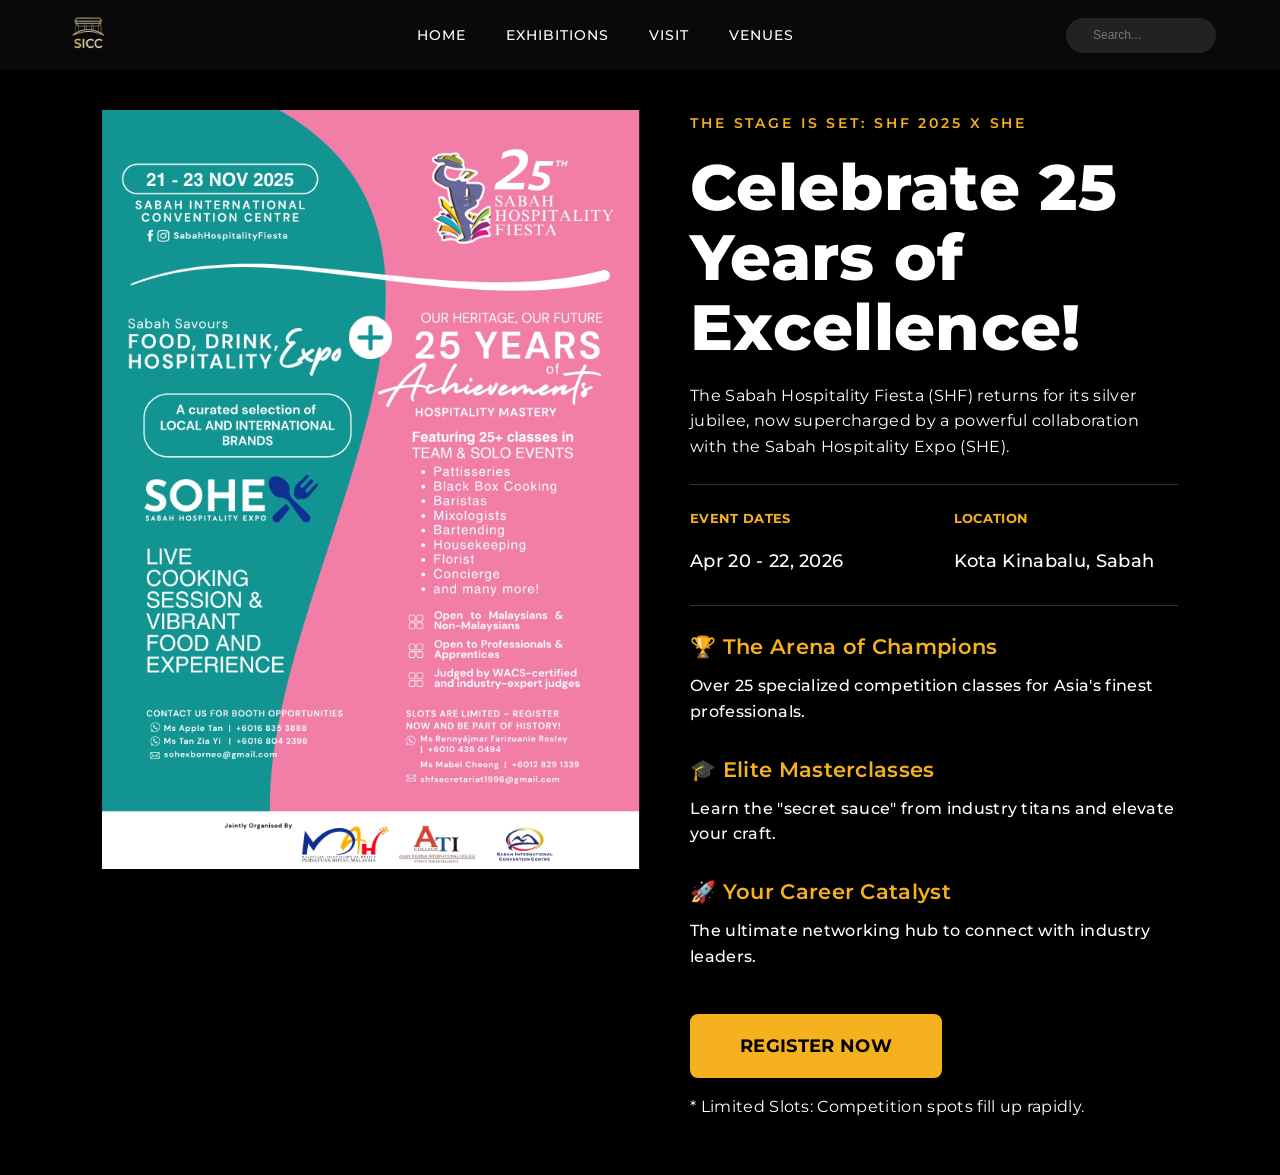
<file: 25thSabahHospitalityFiesta.html>
<!DOCTYPE html>
<html>
  <head>
    <title>25th Sabah Hospitality Fiesta</title>
    <link rel="stylesheet" href="Styles/tokens.css">
    <link rel="stylesheet" href="Styles/RedesignSICC.css">
    <link rel="stylesheet" href="Styles/25thSabahHospitalityFiesta.css">
    <link rel="preconnect" href="https://fonts.googleapis.com">
    <link rel="preconnect" href="https://fonts.gstatic.com" crossorigin>
    <link href="https://fonts.googleapis.com/css2?family=Inter:ital,opsz,wght@0,14..32,100..900;1,14..32,100..900&family=Montserrat:ital,wght@0,100..900;1,100..900&display=swap" rel="stylesheet">
    <link rel="Icon" type="Icon/png" href="Icon/Frame 1.webp">
    <meta name="viewport" content="width=device-width, initial-scale=1.0">
  </head>

  <body>
    <div class="page-container">
      <nav class="navbar">
          <div class="nav-logo">
              <img src="Icon/LOGO.webp" alt="SICC Logo">
          </div>
          <ul class="nav-links">
              <li><a href="index.html#hero">Home</a></li>
              <li><a href="index.html#exhibition">Exhibitions</a></li>
              <li><a href="index.html#visit">Visit</a></li>  
              <li><a href="index.html#venues">Venues</a></li>
          </ul>
          <div class="nav-search">
              <input type="text" placeholder="Search...">
          </div>
      </nav>
    </div>  

    <div class="main-container">
        <main class="content-side">
            <span class="tagline">The Stage is Set: SHF 2025 x SHE</span>
            <h1>Celebrate 25 Years of Excellence!</h1>
            <p class="intro-text">
                The Sabah Hospitality Fiesta (SHF) returns for its silver jubilee, now supercharged by a powerful collaboration with the Sabah Hospitality Expo (SHE).
            </p>

            <div class="event-meta">
                <div>
                    <p class="meta-label">Event Dates</p>
                    <p class="meta-value">Apr 20 - 22, 2026</p>
                </div>
                <div>
                    <p class="meta-label">Location</p>
                    <p class="meta-value">Kota Kinabalu, Sabah</p>
                </div>
            </div>

            <div class="features">
                <div class="feature-item">
                    <h3>🏆 The Arena of Champions</h3>
                    <p>Over 25 specialized competition classes for Asia's finest professionals.</p>
                </div>
                <div class="feature-item">
                    <h3>🎓 Elite Masterclasses</h3>
                    <p>Learn the "secret sauce" from industry titans and elevate your craft.</p>
                </div>
                <div class="feature-item">
                    <h3>🚀 Your Career Catalyst</h3>
                    <p>The ultimate networking hub to connect with industry leaders.</p>
                </div>
            </div>

            <div class="cta-section">
                <a href="#" class="cta-btn">REGISTER NOW</a>
                <p class="cta-note">* Limited Slots: Competition spots fill up rapidly.</p>
            </div>
        </main>

        <div class="poster-box">
            <img src="image/25th Sabah Hospitality Fiesta.webp" alt="SHF 2025">
        </div>
    </div>

    <div id="registerModal" class="modal">
        <div class="modal-content">
            <span class="close-btn">&times;</span>
            <h2>Event Registration</h2>
            <form id="registrationForm">
                <input type="text" placeholder="Full Name" required>
                <input type="email" placeholder="Email Address" required>
                <select>
                    <option value="">Select Category</option>
                    <option value="professional">Professional</option>
                    <option value="apprentice">Apprentice</option>
                </select>
                <button type="submit" class="submit-btn">SUBMIT</button>
            </form>

            <div id="successMessage" style="display: none; text-align: center; padding: 20px;">
                <h3 style="color: #F5A623;">Registration Successful!</h3>
                <p class="sms">Thank you for joining SHF 2025. We will contact you soon.</p>
                <button onclick="closeModal()" class="cta-btn" style="margin-top: 15px; padding: 10px 20px;">DONE</button>
            </div>
        </div>
    </div>

    <script>
        const menu = document.querySelector('#mobile-menu');
        const menuLinks = document.querySelector('.nav-links');
        if(menu) {
            menu.addEventListener('click', function() {
                menu.classList.toggle('is-active');
                menuLinks.classList.toggle('active');
            });
        }

        document.addEventListener('DOMContentLoaded', function() {
            const modal = document.getElementById("registerModal");
            const btn = document.querySelector(".cta-btn"); 
            const closeSpan = document.querySelector(".close-btn");

            if (btn && modal) {
                btn.addEventListener('click', function(e) {
                    e.preventDefault();
                    modal.style.display = "block";
                    console.log("Modal opened");
                });
            }

            if (closeSpan) {
                closeSpan.onclick = function() {
                    modal.style.display = "none";
                }
            }

            window.onclick = function(event) {
                if (event.target == modal) {
                    modal.style.display = "none";
                }
            }
        });

        const registrationForm = document.getElementById("registrationForm");
        const successMessage = document.getElementById("successMessage");

        if (registrationForm) {
            registrationForm.addEventListener('submit', function(e) {
                e.preventDefault();

                registrationForm.style.display = "none";
                
                successMessage.style.display = "block";

                console.log("Form submitted successfully!");
            });
        }

        function closeModal() {
            const modal = document.getElementById("registerModal");
            modal.style.display = "none";
            
            setTimeout(() => {
                registrationForm.style.display = "block";
                successMessage.style.display = "none";
                registrationForm.reset();
            }, 500);
        }
    </script>
  </body>
</html>
</file>
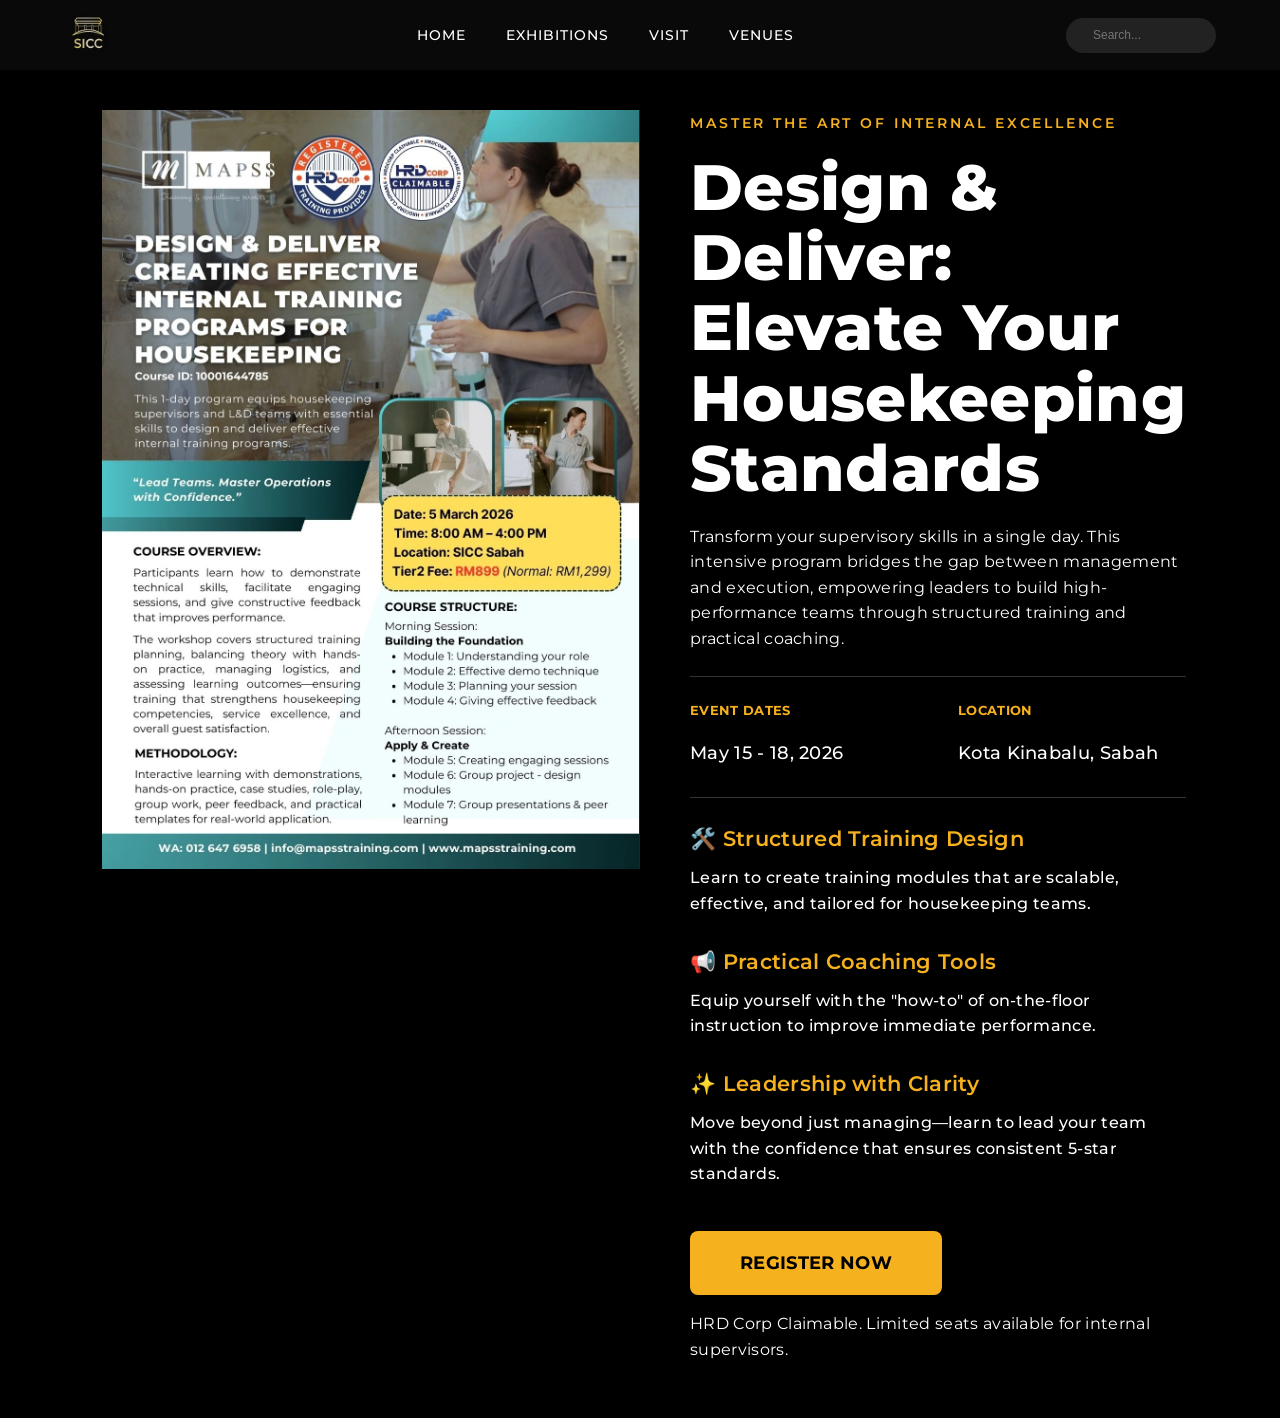
<file: DesignAndDeliverCreatingEffectiveInternalTrainingProgramsforHousekeeping.html>
<!DOCTYPE html>
<html>
  <head>
    <title>Design & Deliver Creating Effective Internal Training Programs for Housekeeping</title>
    <link rel="stylesheet" href="Styles/tokens.css">
    <link rel="stylesheet" href="Styles/RedesignSICC.css">
    <link rel="stylesheet" href="Styles/Housekeeping.css">
    <link rel="preconnect" href="https://fonts.googleapis.com">
    <link rel="preconnect" href="https://fonts.gstatic.com" crossorigin>
    <link href="https://fonts.googleapis.com/css2?family=Inter:ital,opsz,wght@0,14..32,100..900;1,14..32,100..900&family=Montserrat:ital,wght@0,100..900;1,100..900&display=swap" rel="stylesheet">
    <link rel="Icon" type="Icon/png" href="Icon/Frame 1.webp">
    <meta name="viewport" content="width=device-width, initial-scale=1.0">
  </head>

  <body>
    <div class="page-container">
      <nav class="navbar">
          <div class="nav-logo">
              <img src="Icon/LOGO.webp" alt="SICC Logo">
          </div>
          <ul class="nav-links">
              <li><a href="index.html#hero">Home</a></li>
              <li><a href="index.html#exhibition">Exhibitions</a></li>
              <li><a href="index.html#visit">Visit</a></li>  
              <li><a href="index.html#venues">Venues</a></li>
          </ul>
          <div class="nav-search">
              <input type="text" placeholder="Search...">
          </div>
      </nav>
    </div>  

    <div class="main-container">
        <main class="content-side">
            <span class="tagline">Master the Art of Internal Excellence</span>
            <h1>Design & Deliver: Elevate Your Housekeeping Standards</h1>
            <p class="intro-text">
                Transform your supervisory skills in a single day. This intensive program bridges the gap between management and execution, empowering leaders to build high-performance teams through structured training and practical coaching.
            </p>

            <div class="event-meta">
                <div>
                    <p class="meta-label">Event Dates</p>
                    <p class="meta-value">May 15 - 18, 2026</p>
                </div>
                <div>
                    <p class="meta-label">Location</p>
                    <p class="meta-value">Kota Kinabalu, Sabah</p>
                </div>
            </div>

            <div class="features">
                <div class="feature-item">
                    <h3>🛠️ Structured Training Design</h3>
                    <p>Learn to create training modules that are scalable, effective, and tailored for housekeeping teams.</p>
                </div>
                <div class="feature-item">
                    <h3>📢 Practical Coaching Tools</h3>
                    <p>Equip yourself with the "how-to" of on-the-floor instruction to improve immediate performance.</p>
                </div>
                <div class="feature-item">
                    <h3>✨ Leadership with Clarity</h3>
                    <p>Move beyond just managing—learn to lead your team with the confidence that ensures consistent 5-star standards.</p>
                </div>
            </div>

            <div class="cta-section">
                <a href="#" class="cta-btn">REGISTER NOW</a>
                <p class="cta-note">HRD Corp Claimable. Limited seats available for internal supervisors.</p>
            </div>
        </main>

        <div class="poster-box">
            <img src="image/Design & Deliver Creating Effective Internal Training Programs for Housekeeping.webp" alt="Design & Deliver Creating Effective Internal Training Programs for Housekeeping">
        </div>
    </div>

    <div id="registerModal" class="modal">
        <div class="modal-content">
            <span class="close-btn">&times;</span>
            <h2>Event Registration</h2>
            <form id="registrationForm">
                <input type="text" placeholder="Full Name" required>
                <input type="email" placeholder="Email Address" required>
                <select>
                    <option value="">Select Category</option>
                    <option value="professional">Professional</option>
                    <option value="apprentice">Apprentice</option>
                </select>
                <button type="submit" class="submit-btn">SUBMIT</button>
            </form>

            <div id="successMessage" style="display: none; text-align: center; padding: 20px;">
                <h3 style="color: #F5A623;">Registration Successful!</h3>
                <p class="sms">Thank you for joining Design & Deliver Creating Effective Internal Training Programs for Housekeeping. We will contact you soon.</p>
                <button onclick="closeModal()" class="cta-btn" style="margin-top: 15px; padding: 10px 20px;">DONE</button>
            </div>
        </div>
    </div>

    <script>
        const menu = document.querySelector('#mobile-menu');
        const menuLinks = document.querySelector('.nav-links');
        if(menu) {
            menu.addEventListener('click', function() {
                menu.classList.toggle('is-active');
                menuLinks.classList.toggle('active');
            });
        }

        document.addEventListener('DOMContentLoaded', function() {
            const modal = document.getElementById("registerModal");
            const btn = document.querySelector(".cta-btn"); 
            const closeSpan = document.querySelector(".close-btn");

            if (btn && modal) {
                btn.addEventListener('click', function(e) {
                    e.preventDefault(); // 阻止 <a> 标签的默认跳转行为
                    modal.style.display = "block";
                    console.log("Modal opened"); // 调试用，可以在控制台看到是否触发
                });
            }

            if (closeSpan) {
                closeSpan.onclick = function() {
                    modal.style.display = "none";
                }
            }

            window.onclick = function(event) {
                if (event.target == modal) {
                    modal.style.display = "none";
                }
            }
        });

        const registrationForm = document.getElementById("registrationForm");
        const successMessage = document.getElementById("successMessage");

        if (registrationForm) {
            registrationForm.addEventListener('submit', function(e) {
                e.preventDefault();

                registrationForm.style.display = "none";
                
                successMessage.style.display = "block";

                console.log("Form submitted successfully!");
            });
        }

        function closeModal() {
            const modal = document.getElementById("registerModal");
            modal.style.display = "none";
            
            setTimeout(() => {
                registrationForm.style.display = "block";
                successMessage.style.display = "none";
                registrationForm.reset();
            }, 500);
        }
    </script>
  </body>
</html>
</file>
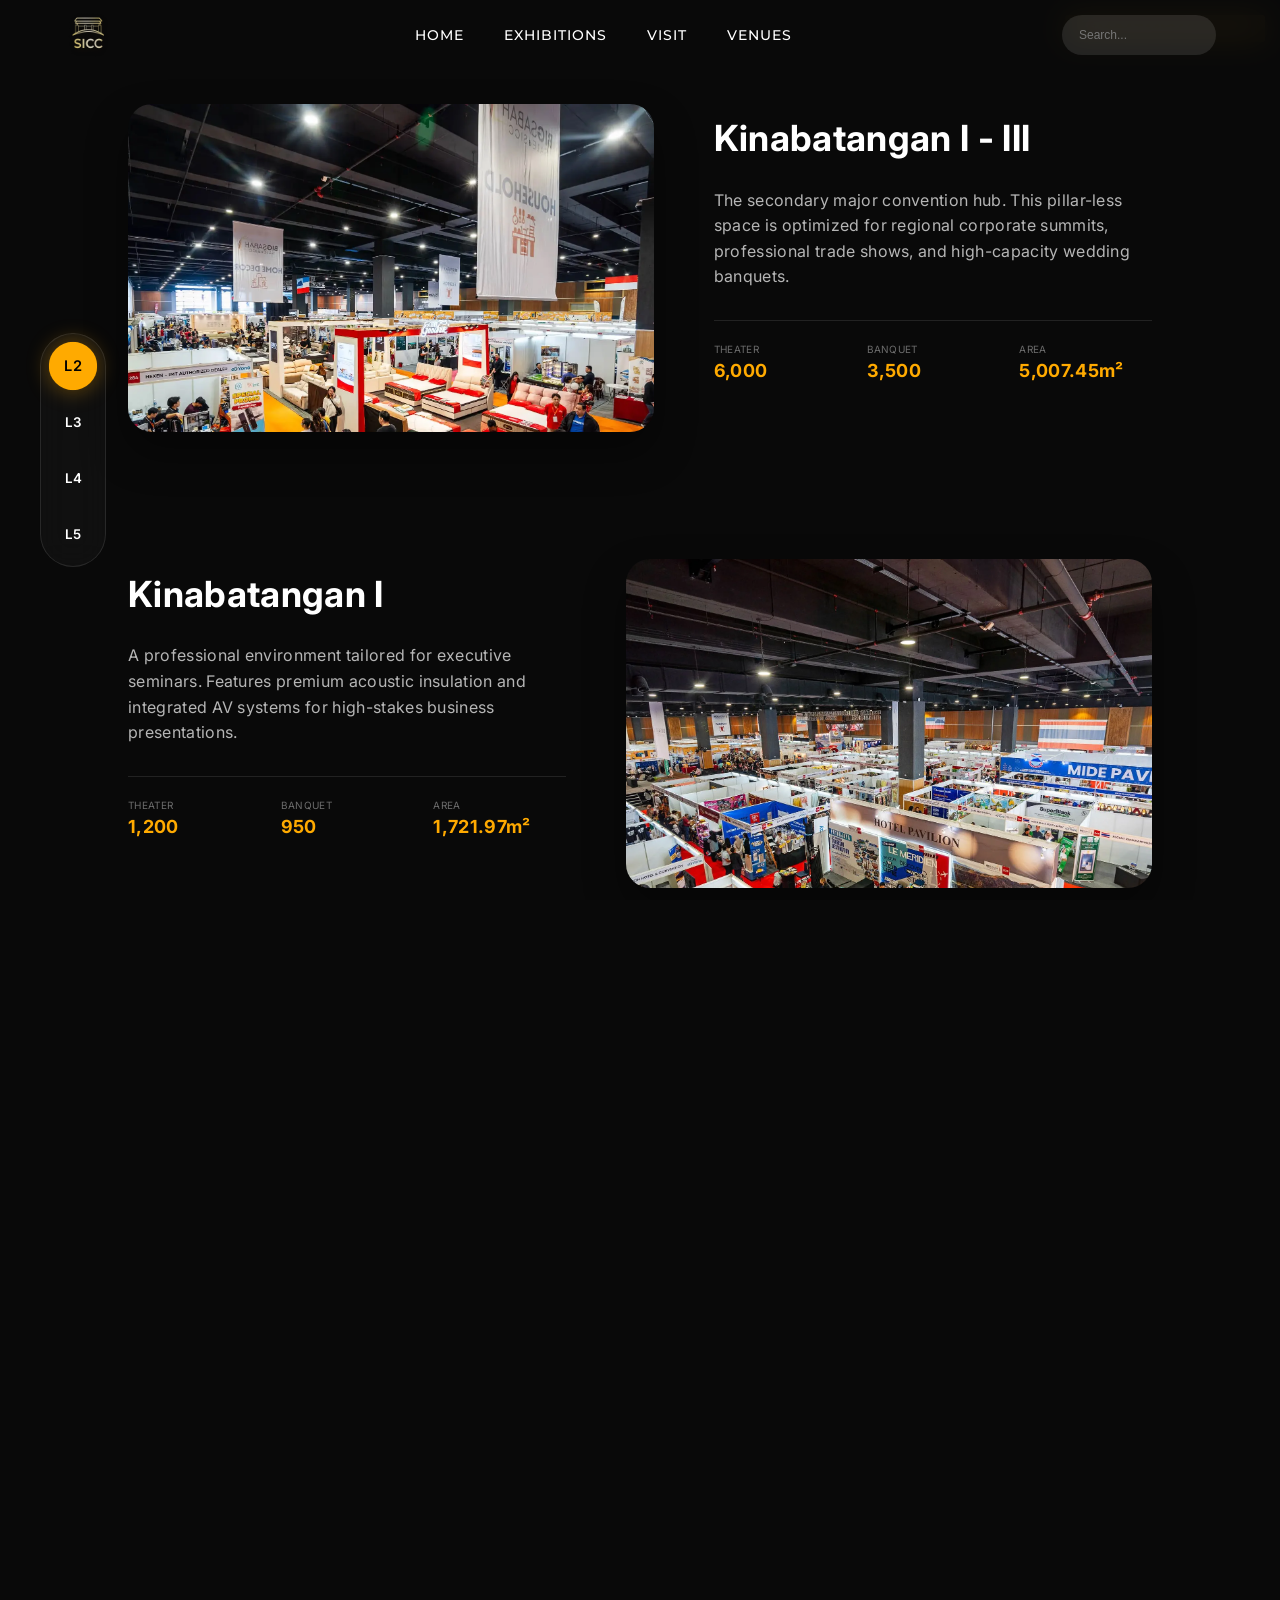
<file: Level2.html>
<!DOCTYPE html>
<html>
  <head>
    <title>Floor Plan</title>
    <link rel="stylesheet" href="Styles/tokens.css">
    <link rel="stylesheet" href="Styles/RedesignSICC.css">
    <link rel="stylesheet" href="Styles/Level.css">
    <link rel="preconnect" href="https://fonts.googleapis.com">
    <link rel="preconnect" href="https://fonts.gstatic.com" crossorigin>
    <link href="https://fonts.googleapis.com/css2?family=Inter:ital,opsz,wght@0,14..32,100..900;1,14..32,100..900&family=Montserrat:ital,wght@0,100..900;1,100..900&display=swap" rel="stylesheet">
    <link rel="Icon" type="Icon/png" href="Icon/Frame 1.webp">
    <meta name="viewport" content="width=device-width, initial-scale=1.0">
  </head>

  <body>
    <div class="page-container">
      <nav class="navbar">
          <div class="nav-logo">
              <img src="Icon/LOGO.webp" alt="SICC Logo">
          </div>
          <ul class="nav-links">
              <li><a href="index.html#hero">Home</a></li>
              <li><a href="index.html#exhibition">Exhibitions</a></li>
              <li><a href="index.html#visit">Visit</a></li>  
              <li><a href="index.html#venues">Venues</a></li>
          </ul>
          <div class="nav-search">
              <input type="text" placeholder="Search...">
          </div>
      </nav>
    </div>

    <div class="floor-navigator">
        <div class="btn-group">
            <a href="Level2.html">
                <button class="lvl-btn active" data-lvl="2">L2</button>
            </a>

            <a href="Level3.html">
                <button class="lvl-btn" data-lvl="3">L3</button>
            </a>
            
            <a href="Level4.html">
                <button class="lvl-btn" data-lvl="4">L4</button>
            </a>
            
            <a href="Level5.html">
                <button class="lvl-btn" data-lvl="5">L5</button>
            </a>
        </div>
    </div>

    <section class="venue-showcase">
        <div class="venue-row">
            <div class="venue-image">
                <img src="image/Kinabatangan I - III.webp" alt="Kinabatangan I - III">
            </div>
            <div class="venue-content">
                <span class="venue-tag">Kinabatangan I - III</span>
                <h2>Kinabatangan I - III</h2>
                <div class="venue-detail-box">
                    <p>The secondary major convention hub. This pillar-less space is optimized for regional corporate summits, professional trade shows, and high-capacity wedding banquets.</p>
                    <div class="capacity-grid">
                        <div class="cap-node"><span>Theater</span><b>6,000</b></div>
                        <div class="cap-node"><span>Banquet</span><b>3,500</b></div>
                        <div class="cap-node"><span>Area</span><b>5,007.45m²</b></div>
                    </div>
                </div>
            </div>
        </div>

        <div class="venue-row reverse">
            <div class="venue-image">
                <img src="image/Kinabatangan I.webp" alt="Kinabatangan I">
            </div>
            <div class="venue-content">
                <span class="venue-tag">Kinabatangan I</span>
                <h2>Kinabatangan I</h2>
                <div class="venue-detail-box">
                    <p>A professional environment tailored for executive seminars. Features premium acoustic insulation and integrated AV systems for high-stakes business presentations.</p>
                    <div class="capacity-grid">
                        <div class="cap-node"><span>Theater</span><b>1,200</b></div>
                        <div class="cap-node"><span>Banquet</span><b>950</b></div>
                        <div class="cap-node"><span>Area</span><b>1,721.97m²</b></div>
                    </div>
                </div>
            </div>
        </div>

        <div class="venue-row">
            <div class="venue-image">
                <img src="image/Kinabatangan II.webp" alt="Kinabatangan II">
            </div>
            <div class="venue-content">
                <span class="venue-tag">Kinabatangan II</span>
                <h2>Kinabatangan II</h2>
                <div class="venue-detail-box">
                    <p>A dynamic venue designed for medium-scale training sessions. Its modular layout allows for rapid configuration changes to suit various event needs.</p>
                    <div class="capacity-grid">
                        <div class="cap-node"><span>Theater</span><b>1,200</b></div>
                        <div class="cap-node"><span>Classroom</span><b>600</b></div>
                        <div class="cap-node"><span>Area</span><b>1,749.40m²</b></div>
                    </div>
                </div>
            </div>
        </div>

        <div class="venue-row reverse">
            <div class="venue-image">
                <img src="image/Kinabatangan III.webp" alt="Kinabatangan III">
            </div>
            <div class="venue-content">
                <span class="venue-tag">Kinabatangan III</span>
                <h2>Kinabatangan III</h2>
                <div class="venue-detail-box">
                    <p>The central hub of the Sipadan wing. This hall strikes the perfect balance between grandeur and intimacy, making it the preferred choice for high-profile product launches and regional banquets.</p>
                    <div class="capacity-grid">
                        <div class="cap-node"><span>Theater</span><b>1,300</b></div>
                        <div class="cap-node"><span>Cluster</span><b>760</b></div>
                        <div class="cap-node"><span>Area</span><b>1,746.53m²</b></div>
                    </div>
                </div>
            </div>
        </div>

        <div class="venue-row">
            <div class="venue-image">
                <img src="image/Kinabatangan Foyer.webp" alt="Kinabatangan Foyer">
            </div>
            <div class="venue-content">
                <span class="venue-tag">Kinabatangan Foyer</span>
                <h2>Kinabatangan Foyer</h2>
                <div class="venue-detail-box">
                    <p>A high-traffic pre-function space ideal for exhibition booths and networking. Designed to facilitate smooth guest registration and interactive cocktail receptions.</p>
                    <div class="capacity-grid">
                        <div class="cap-node"><span>Booth Capacity</span><b>28</b></div>
                        <div class="cap-node"><span>Cocktail</span><b>1500</b></div>
                        <div class="cap-node"><span>Area</span><b>1,804.84m²</b></div>
                    </div>
                </div>
            </div>
        </div>
    </section>

    <script>
        function switchFloor(lvl) {
            console.log(`Current Floor: Level ${lvl}`);
        }

        const floorButtons = document.querySelectorAll('.lvl-btn');

        floorButtons.forEach(btn => {
            btn.addEventListener('click', () => {
                const level = btn.getAttribute('data-lvl');
                
                const routes = {
                    "2": "KinabaluHall.html",
                    "3": "Level3.html",
                    "4": "SipadanHall.html",
                    "5": "Level5.html"
                };

                if (routes[level]) {
                    window.location.href = routes[level];
                }
            });
        });
    </script>
  </body>
</html>
</file>
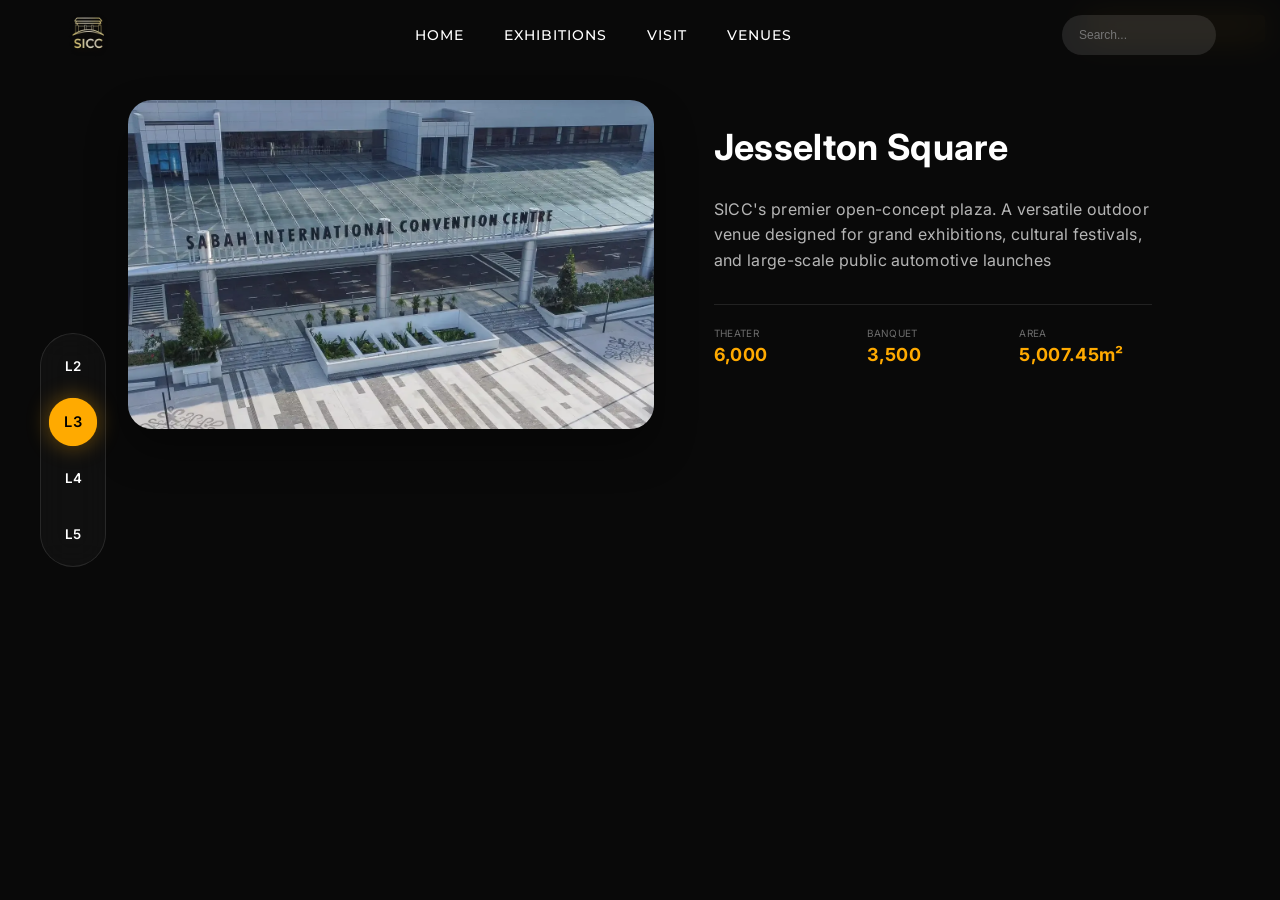
<file: Level3.html>
<!DOCTYPE html>
<html>
  <head>
    <title>Floor Plan</title>
    <link rel="stylesheet" href="Styles/tokens.css">
    <link rel="stylesheet" href="Styles/RedesignSICC.css">
    <link rel="stylesheet" href="Styles/Level.css">
    <link rel="preconnect" href="https://fonts.googleapis.com">
    <link rel="preconnect" href="https://fonts.gstatic.com" crossorigin>
    <link href="https://fonts.googleapis.com/css2?family=Inter:ital,opsz,wght@0,14..32,100..900;1,14..32,100..900&family=Montserrat:ital,wght@0,100..900;1,100..900&display=swap" rel="stylesheet">
    <link rel="Icon" type="Icon/png" href="Icon/Frame 1.webp">
    <meta name="viewport" content="width=device-width, initial-scale=1.0">
  </head>

  <body>
    <div class="page-container">
      <nav class="navbar">
          <div class="nav-logo">
              <img src="Icon/LOGO.webp" alt="SICC Logo">
          </div>
          <ul class="nav-links">
              <li><a href="index.html#hero">Home</a></li>
              <li><a href="index.html#exhibition">Exhibitions</a></li>
              <li><a href="index.html#visit">Visit</a></li>  
              <li><a href="index.html#venues">Venues</a></li>
          </ul>
          <div class="nav-search">
              <input type="text" placeholder="Search...">
          </div>
      </nav>
    </div>

    <div class="floor-navigator">
        <div class="btn-group">
            <a href="Level2.html">
                <button class="lvl-btn" data-lvl="2">L2</button>
            </a>

            <a href="Level3.html">
                <button class="lvl-btn active" data-lvl="3">L3</button>
            </a>
            
            <a href="Level4.html">
                <button class="lvl-btn" data-lvl="4">L4</button>
            </a>
            
            <a href="Level5.html">
                <button class="lvl-btn" data-lvl="5">L5</button>
            </a>
        </div>
    </div>

    <section class="venue-showcase">
        <div class="venue-row">
            <div class="venue-image">
                <img src="image/Jesselton Square.webp" alt="Jesselton Square">
            </div>
            <div class="venue-content">
                <span class="venue-tag">Jesselton Square</span>
                <h2>Jesselton Square</h2>
                <div class="venue-detail-box">
                    <p>SICC's premier open-concept plaza. A versatile outdoor venue designed for grand exhibitions, cultural festivals, and large-scale public automotive launches</p>
                    <div class="capacity-grid">
                        <div class="cap-node"><span>Theater</span><b>6,000</b></div>
                        <div class="cap-node"><span>Banquet</span><b>3,500</b></div>
                        <div class="cap-node"><span>Area</span><b>5,007.45m²</b></div>
                    </div>
                </div>
            </div>
        </div>
    </section>

    <script>
        function switchFloor(lvl) {
            console.log(`Current Floor: Level ${lvl}`);
        }

        const floorButtons = document.querySelectorAll('.lvl-btn');

        floorButtons.forEach(btn => {
            btn.addEventListener('click', () => {
                const level = btn.getAttribute('data-lvl');
                
                const routes = {
                    "2": "KinabaluHall.html",
                    "3": "Level3.html",
                    "4": "SipadanHall.html",
                    "5": "Level5.html"
                };

                if (routes[level]) {
                    window.location.href = routes[level];
                }
            });
        });
    </script>
  </body>
</html>
</file>
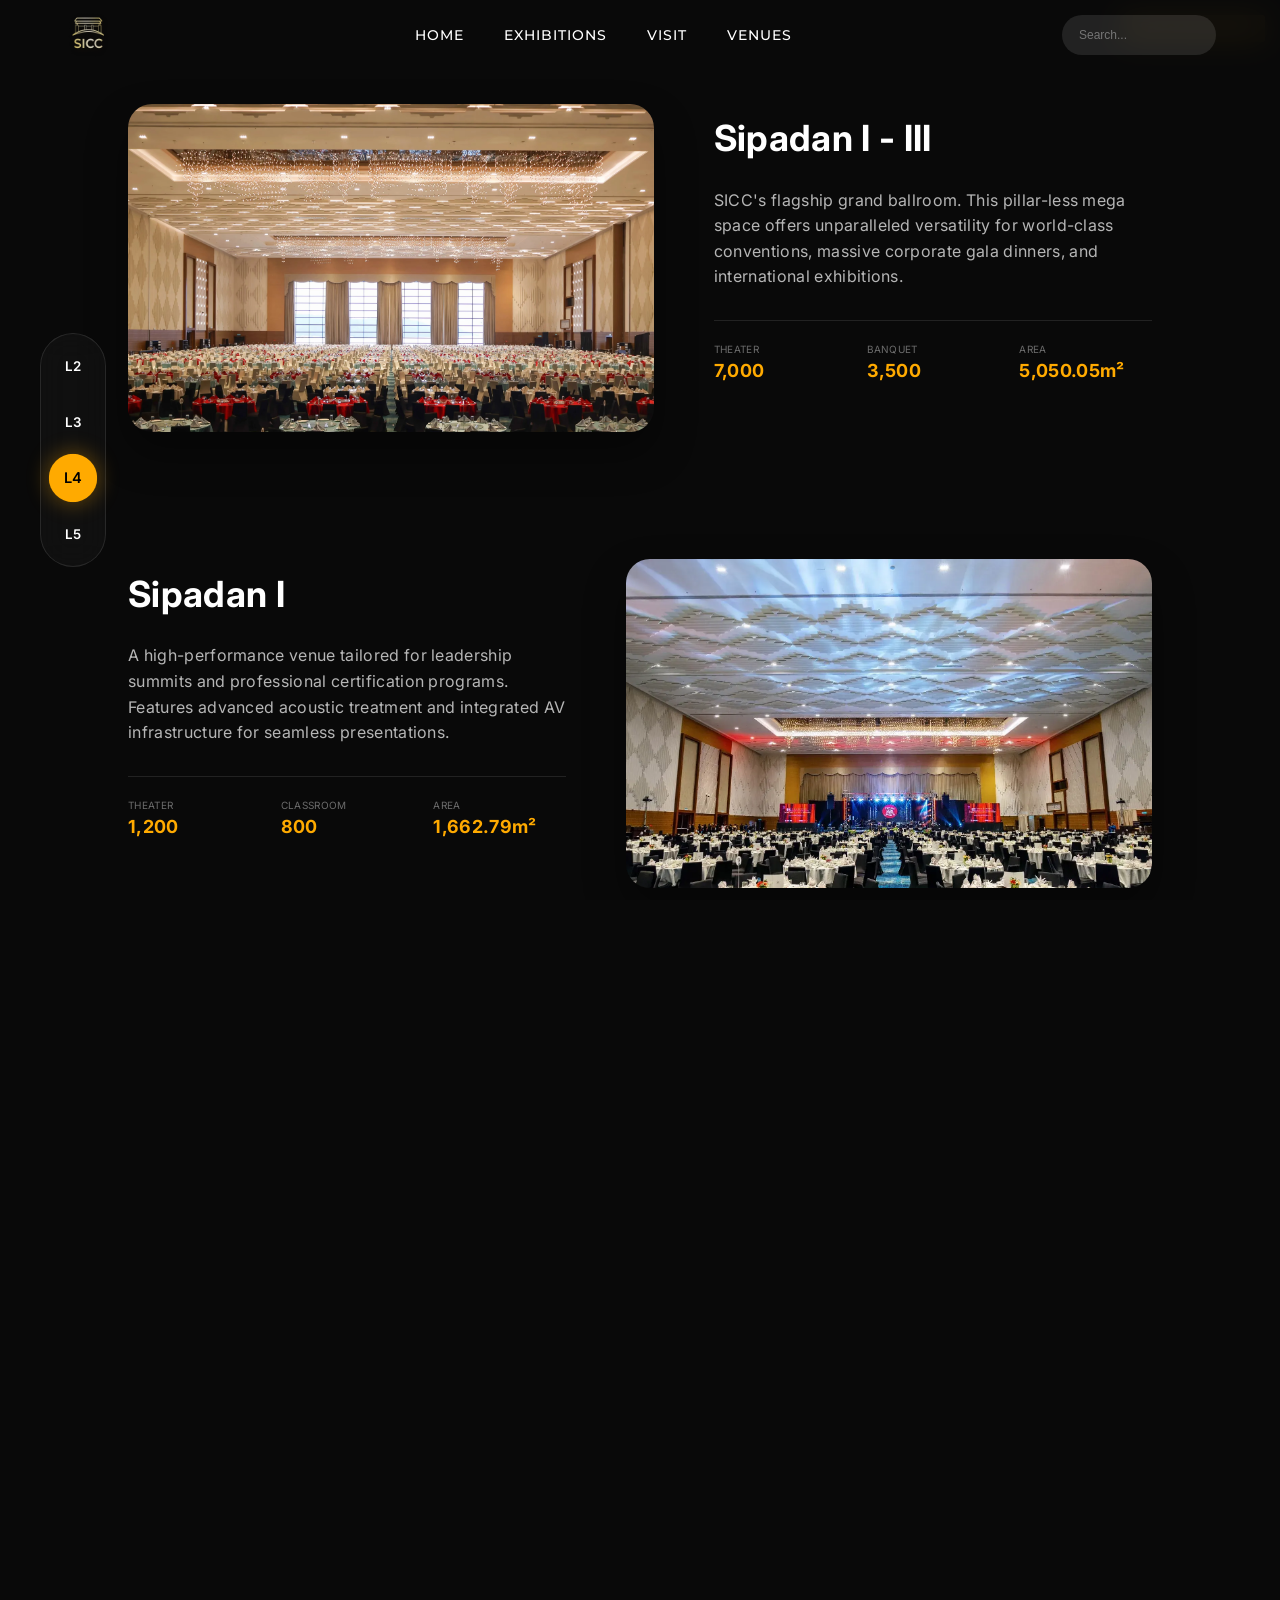
<file: Level4.html>
<!DOCTYPE html>
<html>
  <head>
    <title>Floor Plan</title>
    <link rel="stylesheet" href="Styles/tokens.css">
    <link rel="stylesheet" href="Styles/RedesignSICC.css">
    <link rel="stylesheet" href="Styles/Level.css">
    <link rel="preconnect" href="https://fonts.googleapis.com">
    <link rel="preconnect" href="https://fonts.gstatic.com" crossorigin>
    <link href="https://fonts.googleapis.com/css2?family=Inter:ital,opsz,wght@0,14..32,100..900;1,14..32,100..900&family=Montserrat:ital,wght@0,100..900;1,100..900&display=swap" rel="stylesheet">
    <link rel="Icon" type="Icon/png" href="Icon/Frame 1.webp">
    <meta name="viewport" content="width=device-width, initial-scale=1.0">
  </head>

  <body>
    <div class="page-container">
      <nav class="navbar">
          <div class="nav-logo">
              <img src="Icon/LOGO.webp" alt="SICC Logo">
          </div>
          <ul class="nav-links">
              <li><a href="index.html#hero">Home</a></li>
              <li><a href="index.html#exhibition">Exhibitions</a></li>
              <li><a href="index.html#visit">Visit</a></li>  
              <li><a href="index.html#venues">Venues</a></li>
          </ul>
          <div class="nav-search">
              <input type="text" placeholder="Search...">
          </div>
      </nav>
    </div>

    <div class="floor-navigator">
        <div class="btn-group">
            <a href="Level2.html">
                <button class="lvl-btn" data-lvl="2">L2</button>
            </a>

            <a href="Level3.html">
                <button class="lvl-btn" data-lvl="3">L3</button>
            </a>
            
            <a href="Level4.html">
                <button class="lvl-btn active" data-lvl="4">L4</button>
            </a>
            
            <a href="Level5.html">
                <button class="lvl-btn" data-lvl="5">L5</button>
            </a>
        </div>
    </div>

    <section class="venue-showcase">
        <div class="venue-row">
            <div class="venue-image">
                <img src="image/sipadan hall.webp" alt="Sipadan I - III">
            </div>
            <div class="venue-content">
                <span class="venue-tag">Sipadan I - III</span>
                <h2>Sipadan I - III</h2>
                <div class="venue-detail-box">
                    <p>SICC's flagship grand ballroom. This pillar-less mega space offers unparalleled versatility for world-class conventions, massive corporate gala dinners, and international exhibitions.</p>
                    <div class="capacity-grid">
                        <div class="cap-node"><span>Theater</span><b>7,000</b></div>
                        <div class="cap-node"><span>Banquet</span><b>3,500</b></div>
                        <div class="cap-node"><span>Area</span><b>5,050.05m²</b></div>
                    </div>
                </div>
            </div>
        </div>

        <div class="venue-row reverse">
            <div class="venue-image">
                <img src="image/Sipadan I.webp" alt="Sipadan I">
            </div>
            <div class="venue-content">
                <span class="venue-tag">Sipadan I</span>
                <h2>Sipadan I</h2>
                <div class="venue-detail-box">
                    <p>A high-performance venue tailored for leadership summits and professional certification programs. Features advanced acoustic treatment and integrated AV infrastructure for seamless presentations.</p>
                    <div class="capacity-grid">
                        <div class="cap-node"><span>Theater</span><b>1,200</b></div>
                        <div class="cap-node"><span>Classroom</span><b>800</b></div>
                        <div class="cap-node"><span>Area</span><b>1,662.79m²</b></div>
                    </div>
                </div>
            </div>
        </div>

        <div class="venue-row">
            <div class="venue-image">
                <img src="image/Sipadan II.webp" alt="Sipadan II">
            </div>
            <div class="venue-content">
                <span class="venue-tag">Sipadan II</span>
                <h2>Sipadan II</h2>
                <div class="venue-detail-box">
                    <p>The central hub of the Sipadan wing. This hall strikes the perfect balance between grandeur and intimacy, making it the preferred choice for high-profile product launches and regional banquets.</p>
                    <div class="capacity-grid">
                        <div class="cap-node"><span>Theater</span><b>1,300</b></div>
                        <div class="cap-node"><span>Banquet</span><b>850</b></div>
                        <div class="cap-node"><span>Area</span><b>1,703.91m²</b></div>
                    </div>
                </div>
            </div>
        </div>

        <div class="venue-row reverse">
            <div class="venue-image">
                <img src="image/Sipadan III.webp" alt="Sipadan III">
            </div>
            <div class="venue-content">
                <span class="venue-tag">Sipadan III</span>
                <h2>Sipadan III</h2>
                <div class="venue-detail-box">
                    <p>A dynamic multi-purpose space designed for focused breakout sessions and medium-scale seminars. Its strategic location provides easy access to foyer areas for networking and coffee breaks.</p>
                    <div class="capacity-grid">
                        <div class="cap-node"><span>Theater</span><b>1,200</b></div>
                        <div class="cap-node"><span>Classroom</span><b>800</b></div>
                        <div class="cap-node"><span>Area</span><b>1,683.35m²</b></div>
                    </div>
                </div>
            </div>
        </div>

        <div class="venue-row">
            <div class="venue-image">
                <img src="image/Sipadan Foyer.webp" alt="Sipadan Foyer">
            </div>
            <div class="venue-content">
                <span class="venue-tag">Sipadan Foyer</span>
                <h2>Sipadan Foyer</h2>
                <div class="venue-detail-box">
                    <p>Sun-drenched pre-function area with panoramic coastal views. An elegant setting for cocktail receptions, exhibition booths, and networking.</p>
                    <div class="capacity-grid">
                        <div class="cap-node"><span>Banquet</span><b>400</b></div>
                        <div class="cap-node"><span>Area</span><b>1,927.80m²</b></div>
                    </div>
                </div>
            </div>
        </div>
    </section>

    <script>
        const floorButtons = document.querySelectorAll('.lvl-btn');

        floorButtons.forEach(btn => {
            btn.addEventListener('click', () => {
                floorButtons.forEach(b => b.classList.remove('active'));
                btn.classList.add('active');

                const level = btn.getAttribute('data-lvl');
                
                switchFloor(level);
            });
        });

        function switchFloor(lvl) {
            console.log(`Current Floor: Level ${lvl}`);
        }
    </script>
  </body>
</html>
</file>
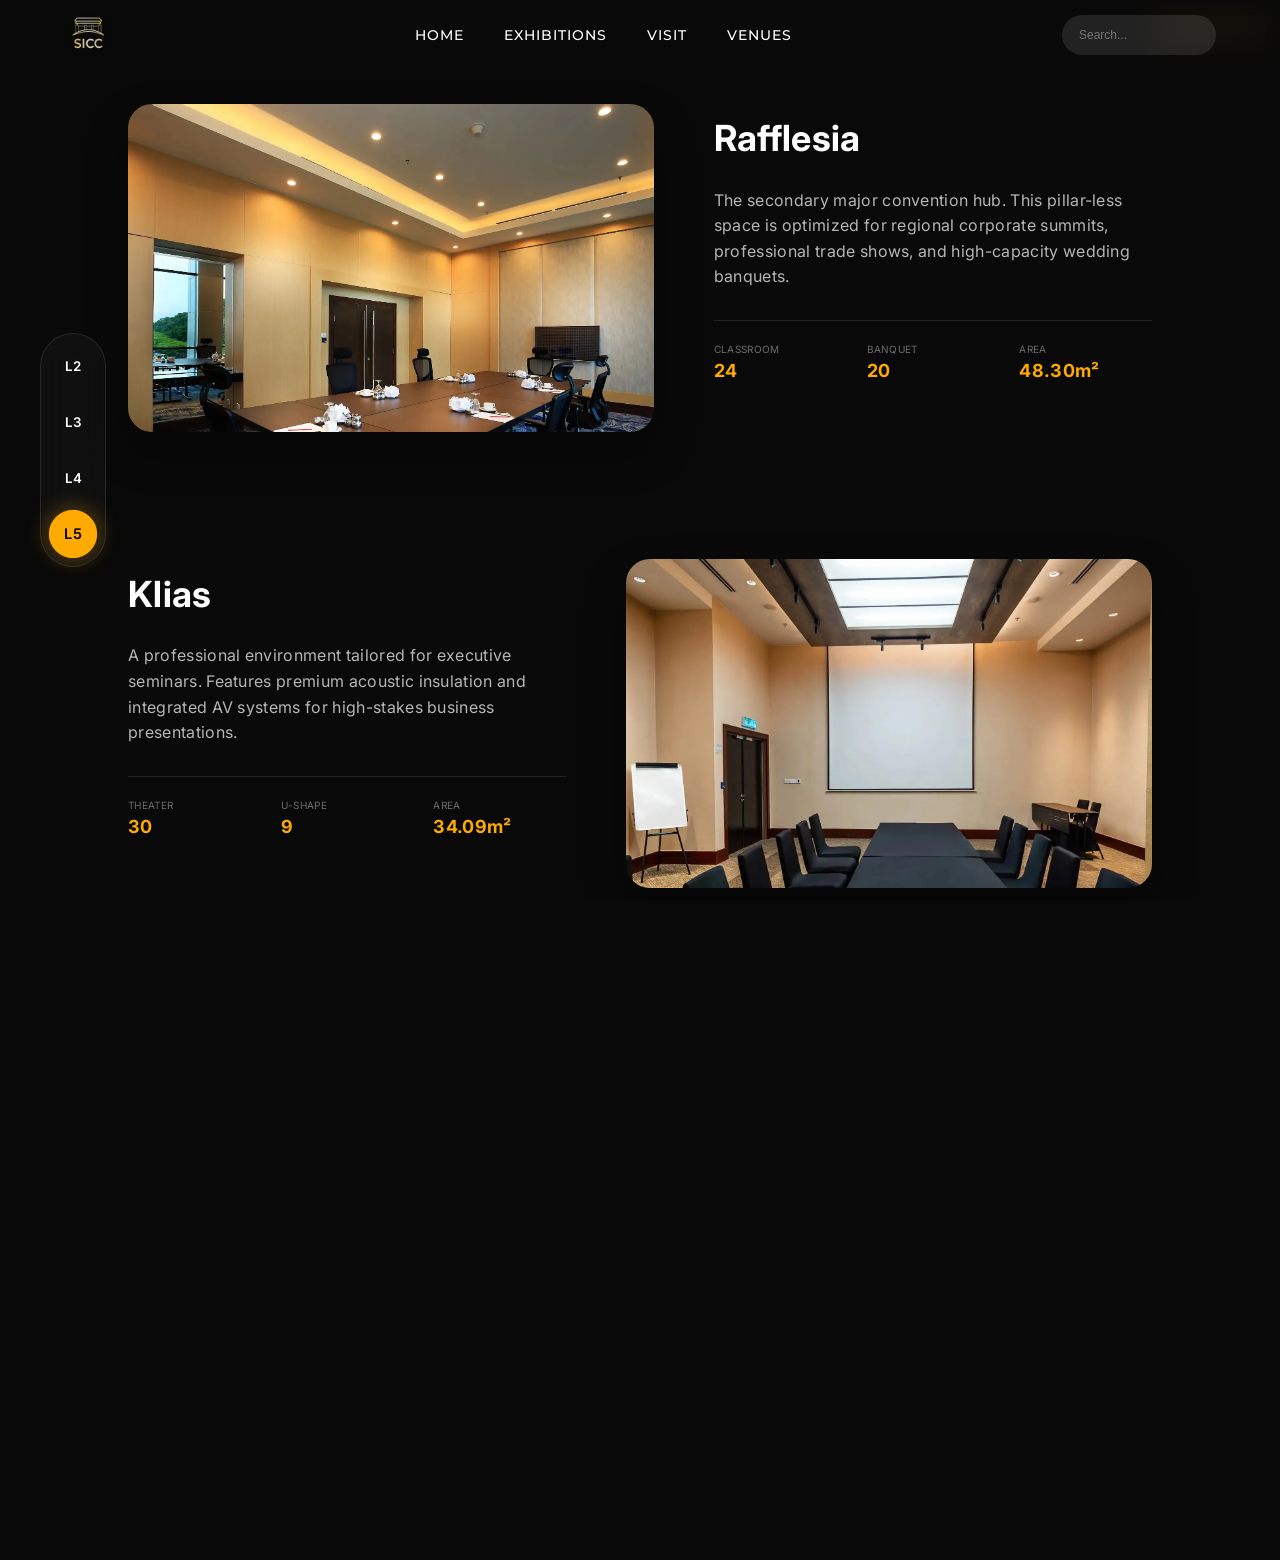
<file: Level5.html>
<!DOCTYPE html>
<html>
  <head>
    <title>Floor Plan</title>
    <link rel="stylesheet" href="Styles/tokens.css">
    <link rel="stylesheet" href="Styles/RedesignSICC.css">
    <link rel="stylesheet" href="Styles/Level.css">
    <link rel="preconnect" href="https://fonts.googleapis.com">
    <link rel="preconnect" href="https://fonts.gstatic.com" crossorigin>
    <link href="https://fonts.googleapis.com/css2?family=Inter:ital,opsz,wght@0,14..32,100..900;1,14..32,100..900&family=Montserrat:ital,wght@0,100..900;1,100..900&display=swap" rel="stylesheet">
    <link rel="Icon" type="Icon/png" href="Icon/Frame 1.webp">
    <meta name="viewport" content="width=device-width, initial-scale=1.0">
  </head>

  <body>
    <div class="page-container">
      <nav class="navbar">
          <div class="nav-logo">
              <img src="Icon/LOGO.webp" alt="SICC Logo">
          </div>
          <ul class="nav-links">
              <li><a href="index.html#hero">Home</a></li>
              <li><a href="index.html#exhibition">Exhibitions</a></li>
              <li><a href="index.html#visit">Visit</a></li>  
              <li><a href="index.html#venues">Venues</a></li>
          </ul>
          <div class="nav-search">
              <input type="text" placeholder="Search...">
          </div>
      </nav>
    </div>

    <div class="floor-navigator">
        <div class="btn-group">
            <a href="Level2.html">
                <button class="lvl-btn" data-lvl="2">L2</button>
            </a>

            <a href="Level3.html">
                <button class="lvl-btn" data-lvl="3">L3</button>
            </a>
            
            <a href="Level4.html">
                <button class="lvl-btn" data-lvl="4">L4</button>
            </a>
            
            <a href="Level5.html">
                <button class="lvl-btn active" data-lvl="5">L5</button>
            </a>
        </div>
    </div>

    <section class="venue-showcase">
        <div class="venue-row">
            <div class="venue-image">
                <img src="image/Rafflesia.webp" alt="Rafflesia">
            </div>
            <div class="venue-content">
                <span class="venue-tag">Rafflesia</span>
                <h2>Rafflesia</h2>
                <div class="venue-detail-box">
                    <p>The secondary major convention hub. This pillar-less space is optimized for regional corporate summits, professional trade shows, and high-capacity wedding banquets.</p>
                    <div class="capacity-grid">
                        <div class="cap-node"><span>Classroom</span><b>24</b></div>
                        <div class="cap-node"><span>Banquet</span><b>20</b></div>
                        <div class="cap-node"><span>Area</span><b>48.30m²</b></div>
                    </div>
                </div>
            </div>
        </div>

        <div class="venue-row reverse">
            <div class="venue-image">
                <img src="image/Klias.webp" alt="Klias">
            </div>
            <div class="venue-content">
                <span class="venue-tag">Klias</span>
                <h2>Klias</h2>
                <div class="venue-detail-box">
                    <p>A professional environment tailored for executive seminars. Features premium acoustic insulation and integrated AV systems for high-stakes business presentations.</p>
                    <div class="capacity-grid">
                        <div class="cap-node"><span>Theater</span><b>30</b></div>
                        <div class="cap-node"><span>U-shape</span><b>9</b></div>
                        <div class="cap-node"><span>Area</span><b>34.09m²</b></div>
                    </div>
                </div>
            </div>
        </div>

        <div class="venue-row">
            <div class="venue-image">
                <img src="image/Sepilok.webp" alt="Sepilok">
            </div>
            <div class="venue-content">
                <span class="venue-tag">Sepilok</span>
                <h2>Sepilok</h2>
                <div class="venue-detail-box">
                    <p>A dynamic venue designed for medium-scale training sessions. Its modular layout allows for rapid configuration changes to suit various event needs.</p>
                    <div class="capacity-grid">
                        <div class="cap-node"><span>Theater</span><b>1,20</b></div>
                        <div class="cap-node"><span>Classroom</span><b>654</b></div>
                        <div class="cap-node"><span>Area</span><b>188.70m²</b></div>
                    </div>
                </div>
            </div>
        </div>
    </section>

    <script>
        function switchFloor(lvl) {
            console.log(`Current Floor: Level ${lvl}`);
        }

        const floorButtons = document.querySelectorAll('.lvl-btn');

        floorButtons.forEach(btn => {
            btn.addEventListener('click', () => {
                const level = btn.getAttribute('data-lvl');
                
                const routes = {
                    "2": "KinabaluHall.html",
                    "3": "Level3.html",
                    "4": "SipadanHall.html",
                    "5": "Level5.html"
                };

                if (routes[level]) {
                    window.location.href = routes[level];
                }
            });
        });
    </script>
  </body>
</html>
</file>
<file: Styles/tokens.css>
:root{
  /* Primary Brown  */
  --primary-brown-light:rgb(254, 247, 233);
  --primary-brown-light-hover:rgb(254, 243, 221);
  --primary-brown-active:rgb(252, 231, 185);
  --primary-brown-main:rgb(246, 177, 30);
  --primary-brown-main-hover:rgb(221, 159, 27);
  --primary-brown-main-active:rgb(197, 142, 24);
  --primary-brown-dark:rgb(185, 133, 23);
  --primary-brown-dark-hover:rgb(148, 106, 18);
  --primary-brown-dark-active:rgb(111, 80, 13);
  --primary-brown-darker:rgb(86, 62, 11);

 /* Secondary Champagne Gold */
  --secondary-champagne-gold-light:rgb(249, 247, 238);
  --secondary-champagne-gold-light-hover:rgb(246, 244, 230);
  --secondary-champagne-gold-light-active:rgb(237, 231, 203);
  --secondary-champagne-gold-main:rgb(197, 179, 88);
  --secondary-champagne-gold-main-hover:rgb(177, 161, 79);
  --secondary-champagne-gold-main-active:rgb(158, 143, 70);
  --secondary-champagne-gold-dark:rgb(148, 134, 66);
  --secondary-champagne-gold-dark-hover:rgb(118, 107, 53);
  --secondary-champagne-gold-dark-active:rgb(89, 81, 40);
  --secondary-champagne-gold-darker:rgb(69, 63, 31);
 
  
  /* Accent Sunset Gold */
  --accent-sunset-gold-light:rgb(251, 244, 230);
  --accent-sunset-gold-light-hover:rgb(249, 239, 217);
  --accent-sunset-gold-light-active:rgb(244, 221, 176);
  --accent-sunset-gold-main:rgb(218, 145, 0);
  --accent-sunset-gold-main-hover:rgb(196, 131, 0);
  --accent-sunset-gold-main-active:rgb(174, 116, 0);
  --accent-sunset-gold-dark:rgb(164, 109, 0);
  --accent-sunset-gold-dark-hover:rgb(131, 87, 0);
  --accent-sunset-gold-dark-active:rgb(98, 65, 0);
  --accent-sunset-gold-darker:rgb(76, 51, 0);

  /* Neutral Colors */
  --neutral-white:rgb(255, 255, 255);
  --neutral-surface:rgb(248, 247, 242);
  --neutral-border:rgb(229, 228, 218);
  --neutral-mutedtext:rgb(146, 144, 132);
  --neutral-bodytext:rgb(69, 67, 62);
  --neutral-heading:rgb(28, 27, 25);

  /* Typography */
  --font-family-primary: 'Montserrat', sans-serif;
  --font-family-secondary: 'Inter', sans-serif;

  
  /* Font Sizes */
  --text-xs: 0.875rem; /* 14px */
  --text-sm: 1rem;   /* 16px */
  --text-md: 1.125rem; /* 18px */
  --text-lg: 1.5rem;  /* 24px */
  --text-xl: 2rem; /* 32px */
  --text-2xl: 3rem; /* 48px */
  --text-3xl: 4rem; /* 64px */

  /* Spacing */
  --spacing-none: none;
  --spacing-xs: 0.25rem; /* 4px */
  --spacing-sm: 0.5rem;  /* 8px */
  --spacing-md: 1rem;    /* 16px */
  --spacing-lg: 1.5rem;  /* 24px */
  --spacing-xl: 2rem;   /* 32px */
  --spacing-2xl: 3rem; /* 48px */
  --spacing-3xl: 4rem; /* 64px */

  /* Border Radius */
  --border-radius-none: 0;
  --border-radius-sm: 0.25rem;
  --border-radius-md: 0.5rem;
  --border-radius-lg: 1rem;
  --border-radius-full: 999px;

  /* Shadows */
  --shadows-none: none;
  --shadows-sm: 0 2px 4px rgba(0, 0, 0, 0.05);
  --shadows-md: 0 12px 24px rgba(0, 0, 0, 0.08);
  --shadows-lg: 0 24px 48px rgba(0, 0, 0, 0.12);

  --nav-bg: rgba(10, 10, 10, 0.95);
  --nav-height: 70px;

  --dark-bg: #090909;
  --accent-gold: #ffaa00;
}
</file>
<file: Styles/RedesignSICC.css>
html, body {
    margin: 0;
    padding: 0;
    width: 100%;
    overflow-x: hidden;
}

html::-webkit-scrollbar, 
body::-webkit-scrollbar {
    display: none; /* 针对 Chrome, Safari, 和新版 Edge */
    width: 0 !important; /* 强制宽度为 0 */
    height: 0 !important;
}

html {
    scroll-behavior: smooth; /* 点击导航栏平滑跳转 */
    -webkit-font-smoothing: antialiased; /* 文字抗锯齿 */
    scrollbar-width: none; /* 针对 Firefox */
    -ms-overflow-style: none; /* 针对 IE 和旧版 Edge */
}

body {
    background-color: var(--dark-bg);
    line-height: 1.6;
    letter-spacing: 0.02em; /* 稍微拉大字间距，更有现代感 */
}

/* 统一样式：让所有 Card 类在悬停时都有细微的光泽变化 */
.exhibition-card, .venue-card, .service-item, .news-card, .enquiry-form {
    transition: var(--transition-smooth);
    border: 1px solid var(--glass-border);
}

.exhibition-card:hover, .venue-card:hover, .service-item:hover, .news-card:hover {
    border-color: rgba(255, 193, 7, 0.4);
    box-shadow: 0 10px 30px rgba(0, 0, 0, 0.5);
}

/* 导航栏主体 */
.navbar {
    display: flex;
    top: 0;
    left: 0;
    width: 100%;
    height: var(--nav-height);
    justify-content: space-between;
    align-items: center;
    padding: 0 05%; /* 使用百分比，适配各种屏幕宽度 */
    z-index: 1000;
    backdrop-filter: blur(15px);
    backdrop-filter: blur(15px);
    background: var(--nav-bg);
    box-sizing: border-box;
    transition: all 0.3s ease;
    position: fixed;
}

.nav-logo img {
    height: 50px; /* 减小高度，避免撑破 navbar */
    width: 50px;
    display: flex;
    align-items: center;
    flex: 1;
    justify-content: flex-start;
}

/* 导航链接列表 */
.nav-links {
    display: flex;
    flex: 2;
    align-items: center;
    justify-content: center;
    list-style: none;
    gap: 40px;
    margin: 0;
    padding-left: 50px; /* 给导航链接留出空间，避免和 logo 太近 */
}

.nav-links a {
    text-decoration: none;
    color: var(--neutral-white);
    font-family: var(--font-family-primary);
    font-weight: 500;
    font-size: 14px;
    transition: color 0.3s;
    text-transform: uppercase;
    letter-spacing: 1px;
}

.nav-links a:hover {
    color: var(--primary-brown-main);
}

/* 搜索框样式 */
.nav-search {
    display: flex;
    align-items: center;
    background: rgba(255, 255, 255, 0.1);
    border-radius: 20px;
    padding: 5px 15px;
    margin-left: 20px;
    max-width: 200px; /* 限制搜索框最大宽度，防止过长 */
    height: 30px;
    line-height: 30px; /* 让输入框和按钮垂直居中 */
}

.nav-search input {
    border: none;
    background: transparent;
    color: white;
    outline: none;
    width: 120px;
    font-size: 12px;
}

.nav-search button {
    background: none;
    border: none;
    cursor: pointer;
}

.hero-section {
    position: relative;
    width: 100%;
    height: 90vh; /* 使用 vh 确保在不同设备上都有很好的首屏高度 */
    min-height: 600px;
    
    /* 渐变优化：增加一个底色防止图片加载前白屏，并将渐变调整得更平滑 */
    background: #1c1b19; 
    background-image: 
        linear-gradient(to right, 
            rgba(10, 10, 10, 0.95) 0%, 
            rgba(10, 10, 10, 0.7) 30%, 
            rgba(10, 10, 10, 0) 80%), 
        url('../image/sicc.webp'); 
    
    background-size: cover;
    background-position: center right; /* 图片靠右对齐，留出左边空间给文字 */
    background-repeat: no-repeat;

    display: flex;
    align-items: center; /* 垂直居中 */
    padding: 0 8%; 
    box-sizing: border-box;
    overflow: hidden;
}

.hero-content {
    z-index: 10;
    max-width: 800px;
    /* 入场动画：从左往右滑入并淡入 */
    animation: heroFadeIn 1s ease-out forwards;
    opacity: 0;
}

@keyframes heroFadeIn {
    from { opacity: 0; transform: translateX(-30px); }
    to { opacity: 1; transform: translateX(0); }
}

.hero-content h1 {
    font-family: 'Montserrat', sans-serif;
    font-size: clamp(32px, 5vw, 64px); /* 响应式字体大小：最小32px，随屏幕变化，最大64px */
    font-weight: 800;
    line-height: 1.1;
    margin-bottom: 24px;
    text-transform: uppercase;
    color: #FFFFFF;
    text-shadow: 0 4px 20px rgba(0,0,0,0.5); 
}

.hero-content p {
    font-family: 'Inter', sans-serif;
    font-size: clamp(16px, 1.2vw, 20px);
    max-width: 600px;
    line-height: 1.6;
    color: rgba(255, 255, 255, 0.85);
    margin-bottom: 30px;
}

.hero-cta-group {
    display: flex;
    gap: 15px;
    margin-top: 20px;
}

.btn-primary {
    display: inline-flex;
    align-items: center;
    justify-content: center;
    padding: 12px 32px;
    background-color: var(--primary-brown-main, #c5a059); /* 使用品牌金 */
    color: #000;
    text-decoration: none;
    font-family: 'Montserrat', sans-serif;
    font-weight: 700;
    font-size: 16px;
    border-radius: var(--border-radius-lg, 8px);
    transition: all 0.3s cubic-bezier(0.4, 0, 0.2, 1);
    box-shadow: 0 4px 15px rgba(197, 160, 89, 0.3);
}

.btn-primary:hover {
    background-color: var(--primary-brown-dark-hover);
    color: var(--neutral-heading);
    border-color: var(--primary-brown-main);
    transform: translateY(-3px);
}

/* 描边按钮 (用于 secondary action) */
.btn-outline-white {
    display: inline-flex;
    align-items: center;
    justify-content: center;
    padding: 12px 32px;
    background-color: var(--neutral-white);
    color: var(--neutral-heading);
    text-decoration: none;
    font-family: 'Montserrat', sans-serif;
    font-weight: 700;
    font-size: 16px;
    border: 2px solid rgba(255, 255, 255, 0.5);
    border-radius: var(--border-radius-lg, 8px);
    transition: all 0.3s ease;
}

.btn-outline-white:hover {
    background-color: var(--neutral-heading);
    color: #fff;
    border-color: var(--neutral-heading);
}

.exhibition-section {
    padding: 100px 8%; /* 增加上下间距，让呼吸感更强 */
    background-color: #0a0a0a;
}

.section-title {
    font-family: 'Montserrat', sans-serif;
    font-size: clamp(28px, 4vw, 40px);
    color: var(--neutral-white, #fff);
    margin-bottom: 50px;
    position: relative;
    padding-left: 15px;
    border-left: 5px solid var(--primary-brown-main); /* 用左边框代替下划线，更有现代感 */
}

/* 下划线装饰 */
.section-title::after {
    display: none; 
}

.exhibition-grid {
    display: grid;
    /* 核心修改：确保在大屏幕上不会撑得太宽，在小屏幕上自动折行 */
    grid-template-columns: repeat(auto-fill, minmax(320px, 1fr)); 
    gap: 40px;
}

.exhibition-card {
    background: rgba(255, 255, 255, 0.03);
    border: 1px solid rgba(255, 255, 255, 0.1);
    border-radius: 16px;
    overflow: hidden;
    display: flex;
    flex-direction: column;
    transition: all 0.4s cubic-bezier(0.165, 0.84, 0.44, 1);
}

.exhibition-card:hover {
    transform: translateY(-10px);
    box-shadow: 0 20px 40px rgba(0, 0, 0, 0.6);
    background: rgba(255, 255, 255, 0.05);
}

.card-image {
    width: 100%;
    aspect-ratio: 4 / 5; /* 针对展会海报常用的比例 */
    overflow: hidden;
    background-color: #1a1a1a;
}

.card-image img {
    width: 100%;
    height: 100%;
    object-fit: cover; /* 确保图片填满容器，不留白 */
    transition: transform 0.6s ease;
}

.exhibition-card:hover .card-image img {
    transform: scale(1.1); /* 悬停时图片轻微放大 */
}

.card-info {
    padding: 25px;
    display: flex;
    flex-direction: column;
    gap: 12px;
    flex: 1;
}

.card-info h3 {
    font-family: 'Montserrat', sans-serif;
    font-size: 20px;
    color: #fff;
    margin: 0;
    line-height: 1.4;
    min-height: 2.8em; /* 锁定两行高度，确保按钮对齐 */
}

.card-info p {
    font-family: 'Inter', sans-serif;
    font-size: 14px;
    color: rgba(255, 255, 255, 0.6);
    margin: 0;
}

.btn-secondary {
    margin-top: auto;
    align-self: flex-start;
    padding: 10px 24px;
    background-color: var(--primary-brown-main);
    border: 1px solid var(--primary-brown-main);
    color: var(--neutral-heading);
    border-radius: 6px;
    font-weight: 600;
    font-size: 14px;
    transition: 0.3s;
}

.btn-secondary:hover {
    background-color: var(--accent-sunset-gold-main);
    color: #000;
}

.events-calendar-section {
    padding: 100px 8%;
    background-color: #0a0a0a;
}

.events-calendar-section .section-title {
    border-left: 5px solid var(--primary-brown-main);
    padding-left: 15px;
    margin-bottom: 50px;
}

.events-calendar-section .section-title::after {
    width: 280px; /* 日历部分的下划线稍微短一点，视觉上更轻盈 */
}

.calendar-container {
    display: flex;
    gap: 40px;
    background: rgba(26, 26, 26, 0.5);
    padding: 40px;
    border-radius: 24px;
    border: 1px solid rgba(255, 255, 255, 0.05);
    backdrop-filter: blur(10px);
}

/* 左侧日历样式 */
.calendar-grid-wrapper {
    flex: 1.2;
    min-width: 320px;
}

.calendar-header {
    display: flex;
    justify-content: space-between;
    align-items: center;
    margin-bottom: 30px;
    font-family: 'Montserrat', sans-serif;
    color: var(--neutral-white);
}

.calendar-header h4 {
    font-family: 'Montserrat', sans-serif;
    font-size: 22px;
    color: var(--primary-brown-main);
    margin: 0;
}

.calendar-days-header, .calendar-days-grid {
    display: grid;
    grid-template-columns: repeat(7, 1fr);
    text-align: center;
}

.calendar-days-header {
    display: grid;
    grid-template-columns: repeat(7, 1fr);
    margin-bottom: 15px;
    font-family: 'Montserrat', sans-serif;
    color: var(--neutral-white);
}

.calendar-days-header span {
    font-size: 12px;
    font-weight: 700;
    color: var(--neutral-white);
    text-transform: uppercase;
    text-align: center;
}

.calendar-days-grid {
    display: grid;
    grid-template-columns: repeat(7, 1fr);
    gap: 10px;
    color: var(--neutral-white);
}

.day {
    aspect-ratio: 1; /* 强制正方形 */
    display: flex;
    align-items: center;
    justify-content: center;
    font-family: 'Montserrat', sans-serif;
    font-size: 14px;
    color: rgba(255, 255, 255, 0.8);
    cursor: pointer;
    border-radius: 50%;
    transition: all 0.3s ease;
    position: relative;
}

.day:hover {
    background: rgba(197, 160, 89, 0.2);
    color: var(--primary-brown-main);
}

.day.today {
    background: var(--primary-brown-main);
    color: #000;
    font-weight: 700;
}

.day.has-event::after {
    content: '';
    position: absolute;
    bottom: 5px;
    width: 4px;
    height: 4px;
    background: var(--primary-brown-main);
    border-radius: 50%;
}   

.cal-btn{
    background: none;
    border: 2px solid #c5a059;
    color: #c5a059;
    padding: 5px 10px;
    border-radius: 4px;
    cursor: pointer;
    transition: all 0.3s ease;
}

/* 右侧详情样式 */
.event-details-list {
    flex: 1;
    font-family: 'Montserrat', sans-serif;
    color: var(--neutral-white);
    border-left: 1px solid rgba(255, 255, 255, 0.1);
    padding-left: 40px;
    display: flex;
    flex-direction: column;
    gap: 20px;
}

.event-item {
    display: flex;
    gap: 20px;
    padding: 20px;
    background: rgba(255, 255, 255, 0.02);
    border-radius: 12px;
    transition: 0.3s;
    border: 1px solid transparent;
}

.event-item:hover {
    background: rgba(255, 255, 255, 0.05);
    border-color: rgba(197, 160, 89, 0.3);
    transform: translateX(5px);
}

.event-item .time {
    color: var(--primary-brown-main);
    font-weight: 700;
    font-size: 14px;
    white-space: nowrap;
}

.event-item h5 {
    font-family: 'Montserrat', sans-serif;
    font-size: 16px;
    margin: 0 0 5px 0;
    color: #fff;
}

.event-item p {
    font-size: 13px;
    color: rgba(255, 255, 255, 0.5);
    margin: 0;
}

.day.selected { 
    border: 1px solid #c5a059; 
}

/* 1. 基础 Section */
.visit-section {
    position: relative;
    padding: 100px 8%;
    background-color: #0a0a0a;
    min-height: 600px;
    display: flex;
    align-items: center;
    overflow: hidden;
}

.visit-section .section-title {
    color: var(--neutral-white);
}

.visit-section .section-title::after {
    width: 260px; /* 访问部分的下划线稍微短一点，视觉上更轻盈 */
}

/* 2. 视频包装层：锁定在右侧 */
.video-background-wrapper {
    position: absolute;
    top: 0;
    right: 0;
    width: 65%; /* 桌面端占据右侧大部分空间 */
    height: 100%;
    z-index: 1;
}

.bg-video-element {
    width: 100%;
    height: 100%;
    object-fit: cover;
    opacity: 0.6; /* 调低透明度，增加高级感 */
}

/* 3. 关键遮罩：消除生硬边界 */
.video-gradient-overlay {
    position: absolute;
    top: 0;
    left: 0;
    width: 100%;
    height: 100%;
    background: linear-gradient(to right, 
        #0a0a0a 10%, 
        rgba(10, 10, 10, 0.6) 20%, 
        rgba(10, 10, 10, 0) 40%);
    z-index: 2;
    pointer-events: none;
}

/* 4. 容器对齐：必须与 Events Calendar 的对齐逻辑一致 */
.visit-section .container {
    max-width: 1200px;
    position: relative;
    z-index: 10;
}

/* 5. 布局排版 */
.visit-content-area {
    position: relative;
    z-index: 10; /* 确保在视频和遮罩之上 */
    width: 100%;
    max-width: 1200px;
}

.info-stack-vertical {
    display: flex;
    flex-direction: column;
    gap: 20px;
    width: 400px; /* 固定宽度，防止文字散开 */
}

/* 6. 卡片美化 */
.solid-info-card {
    background: rgba(30, 30, 30, 0.9);
    backdrop-filter: blur(10px);
    border-left: 4px solid var(--primary-brown-main);
    padding: 25px;
    border-radius: 4px 12px 12px 4px;
    transition: transform 0.3s ease;
}

.solid-info-card:hover {
    transform: translateX(10px);
}

.label-gold {
    color: var(--primary-brown-main);
    font-family: 'Montserrat', sans-serif;
    font-weight: 700;
    font-size: 14px;
    text-transform: uppercase;
    display: block;
    margin-bottom: 10px;
}

.solid-info-card p{
    font-family: 'inter', sans-serif;
    color: var(--neutral-white);
}

.gold-download-btn{
    display: inline-block;
    margin-top: 15px;
    color: var(--neutral-surface);
    background-color: var(--primary-brown-main); /* 金色 */
    text-decoration: none;
    font-weight: bold;
    border: none;
    border-radius: var(--border-radius-lg);
    padding: 10px 20px;
}

.gold-download-btn:hover {
    background-color: var(--primary-brown-main-hover); /* 稍微亮一点的金 */
    transform: translateY(-2px);
    transition: 0.3s;
}

/* --- Venues Section 整体容器 --- */
.venues-section {
    padding: 100px 8%;
    background-color: #0a0a0a;
}

.venues-section .section-title {
    border-left: 5px solid var(--primary-brown-main);
    padding-left: 15px;
    margin-bottom: 50px;
}

/* --- 场馆网格布局 --- */
.venues-grid {
    display: grid;
    /* 核心：使用 auto-fill 配合 minmax，让 1440p 屏幕显示 3-4 列，1080p 显示 3 列 */
    grid-template-columns: repeat(auto-fill, minmax(350px, 1fr));
    gap: 30px;
}

/* --- 场馆卡片设计 --- */
.venue-card {
    background: rgba(255, 255, 255, 0.02);
    border: 1px solid rgba(255, 255, 255, 0.08);
    border-radius: 16px;
    overflow: hidden;
    transition: all 0.4s cubic-bezier(0.165, 0.84, 0.44, 1);
    display: flex;
    flex-direction: column;
}

.venue-card:hover {
    transform: translateY(-12px);
    border-color: var(--primary-brown-main);
    box-shadow: 0 20px 40px rgba(0, 0, 0, 0.5);
    background: rgba(255, 255, 255, 0.04);
}

/* --- 图片区域 --- */
.venue-image {
    position: relative;
    width: 100%;
    aspect-ratio: 16 / 10; 
    overflow: hidden;
}

.venue-image img {
    width: 100%;
    height: 100%;
    object-fit: cover;
    transition: transform 0.6s ease;
}

.venue-card:hover .venue-image img {
    transform: scale(1.1);
}

.venue-tag {
    position: absolute;
    top: 15px;
    right: 15px;
    background: var(--primary-brown-main);
    color: #000;
    padding: 4px 12px;
    font-size: 11px;
    font-weight: 800;
    border-radius: 4px;
    text-transform: uppercase;
    letter-spacing: 1px;
}

/* --- 文字内容区 --- */
.venue-info {
    padding: 25px;
    flex-grow: 1;
}

.venue-info h3 {
    font-family: 'Montserrat', sans-serif;
    font-size: 20px;
    color: var(--primary-brown-main);
    margin-bottom: 12px;
}

.venue-info p {
    font-family: 'Inter', sans-serif;
    font-size: 14px;
    line-height: 1.6;
    color: rgba(255, 255, 255, 0.6);
    margin-bottom: 20px;
}

/* --- 场馆参数 (Pax/Size) --- */
.venue-meta {
    display: flex;
    justify-content: space-between;
    padding-top: 20px;
    border-top: 1px solid rgba(255, 255, 255, 0.1);
}

.venue-meta div {
    display: flex;
    flex-direction: column;
    gap: 4px;
}

.venue-meta span {
    font-size: 11px;
    text-transform: uppercase;
    color: rgba(255, 255, 255, 0.4);
    letter-spacing: 1px;
}

.venue-meta strong {
    font-family: 'Montserrat', sans-serif;
    color: #fff;
    font-size: 16px;
}

/* --- 按钮设计 --- */
.btn-outline {
    width: 100%;
    padding: 12px;
    margin-top: 10px;
    background: #ffc107;
    border: 1px solid #ffc107;
    color: var(--neutral-heading);
    font-weight: 700;
    cursor: pointer;
    border-radius: 6px;
    transition: all 0.3s ease;
}

.btn-outline:hover {
    background: var(--accent-sunset-gold-main);
    border-color: var(--accent-sunset-gold-main);
    color: #000;
}

.services-section {
    padding: 100px 8%;
    background-color: #0d0d0d; /* 稍微深一点，与上下板块区分 */
    text-align: center;
}

.services-header {
    margin-bottom: 60px;
}

/* 居中标题适配 */
.services-section .section-title {
    display: inline-block;
    border-left: none;
    padding-left: 0;
    margin-bottom: 60px;
}

.services-section .section-title::after {
    content: '';
    display: block;
    width: 80px; /* 居中短线 */
    height: 4px;
    background: var(--primary-brown-main);
    margin: 15px auto 0;
}

.services-section .section-subtitle {
    font-family: 'Inter', sans-serif;
    font-size: var(--text-md);
    color: #888;
    max-width: 600px;
    margin: 10px auto;
}

.services-grid {
    display: grid;
    /* 适配：大屏 4 列，小屏自动折行 */
    grid-template-columns: repeat(auto-fit, minmax(250px, 1fr));
    gap: 30px;
}

.service-item {
    padding: 45px 30px;
    background: var(--secondary-champagne-gold-light);
    border: 1px solid rgba(255, 255, 255, 0.05);
    border-radius: 24px;
    transition: all 0.4s ease;
    display: flex;
    flex-direction: column;
    align-items: center;
}

.service-item:hover {
    background: var(--accent-sunset-gold-light-hover); /* 淡淡的金色背景 */
    border-color: var(--primary-brown-main);
    transform: translateY(-10px);
}

.service-icon {
    width: 80px;
    height: 80px;
    background: rgba(197, 160, 89, 0.1);
    border-radius: 20px;
    display: flex;
    align-items: center;
    justify-content: center;
    margin-bottom: 25px;
    transition: 0.3s;
}

.service-icon img {
    width: 40px;
    height: 40px;
    transition: 0.3s;
}

.service-item:hover .service-icon {
    background: var(--primary-brown-main);
    transform: rotate(-5deg) scale(1.1); /* 增加一点俏皮的动态感 */
}

.service-item:hover .service-icon {
    background: var(--primary-brown-main);
    transform: rotate(-5deg) scale(1.1); /* 增加一点俏皮的动态感 */
}

.service-item:hover .service-icon img {
    filter: brightness(0); /* 图标变黑，配合金色背景 */
}

.service-item h3 {
    font-family: 'Montserrat', sans-serif;
    font-size: 18px;
    color: var(--neutral-heading);
    margin-bottom: 15px;
}

.service-item p {
    font-family: 'Inter', sans-serif;
    font-size: 14px;
    color: var(--neutral-text);
    line-height: 1.6;
}

.news-section {
    padding: 100px 8%;
    background-color: #0a0a0a;
}

.news-header {
    display: flex;
    justify-content: space-between;
    align-items: flex-end;
    margin-bottom: 50px;
}

.news-section .section-title::after {
    width: 270px; /* 新闻部分的下划线稍微短一点，视觉上更轻盈 */
}

.news-section .section-title {
    color: var(--neutral-white);
    margin: 0;
}

/* --- 横向列表核心配置 --- */
.news-horizontal-list {
    display: flex; /* 让它根据内容自动调整宽度 */
    justify-content: space-between;
    max-width: 100%;
    gap: 40px;
    overflow-x: auto; /* 在小屏幕或内容多时允许横向滚动 */
    padding-bottom: 20px;
}

/* 隐藏滚动条（可选，保持整洁） */
.news-grid {
    display: grid;
    grid-template-columns: repeat(3, 1fr); /* 强制三列 */
    gap: 30px;
    align-items: stretch; /* 关键：强制所有卡片拉伸到相同高度 */
}

.news-horizontal-list::-webkit-scrollbar {
    height: 4px;
}

.news-horizontal-list::-webkit-scrollbar-thumb {
    background: #333;
    border-radius: 10px;
}

.news-card {
    background: rgb(69, 67, 62);
    border-radius: 12px;
    overflow: hidden;
    transition: all 0.4s ease;
    display: flex;
    flex-direction: column;
    height: 100%; /* 占据父容器分配的所有高度 */
}

.news-card:hover {
    transform: translateY(-8px);
}

.news-image-wrapper {
    width: 500px;
    aspect-ratio: 16 / 9;
    overflow: hidden;
}

.news-image-wrapper img {
    width: 500px;
    height: 100%;
    object-fit: cover;
    transition: 0.5s ease;
}

.news-card:hover .news-image-wrapper img {
    transform: scale(1.08);
}

.news-date {
    display: flex;
    bottom: 15px;
    left: 15px;
    background: var(--primary-brown-main);
    color: #000;
    font-size: 12px;
    font-weight: 700;
    border-radius: 4px;
}
.news-content {
    padding: 20px;
    display: flex;
    flex-direction: column;
    align-items: flex-start; /* 强制所有子元素靠左对齐 */
}

.news-category {
    font-size: var(--text-xs);
    color: var(--primary-brown-main);
    text-transform: uppercase;
    letter-spacing: 1px;
    display: block;
    margin-bottom: 10px;
    padding-top: 20px;
    flex-grow: 1; 
    display: flex;
    flex-direction: column;
    justify-content: flex-start; /* 顶部对齐 */
}

.news-content span {
    font-size: 12px;
    color: var(--primary-brown-main);
    text-transform: uppercase;
    letter-spacing: 1px;
    font-family: 'Montserrat', sans-serif ;
    font-weight: 700;
    font-size: var(--text-sm);
}

.news-content h3 {
    font-family: 'Montserrat', sans-serif;
    font-size: 18px;
    color: #fff;
    margin-bottom: 12px;
    line-height: 1.4;

    /* 核心逻辑：锁定显示两行标题的高度 */
    height: 2.8em; 
    display: -webkit-box;
    line-clamp: 2; /* 超过两行显示省略号 */
    -webkit-box-orient: vertical;
    overflow: hidden;
}

.news-content p {
    font-family: 'Inter', sans-serif;
    font-size: 14px;
    color: var(--neutral-white);
    line-height: 1.6;

    /* 核心逻辑：锁定显示三行描述的高度 */
    height: 4.8em; 
    display: -webkit-box;
    line-clamp: 3; 
    -webkit-box-orient: vertical;
    overflow: hidden;
}

.contact-section {
    padding: 100px 8%;
    background-color: #0d0d0d;
    justify-content: space-between; /* 强制两端对齐，中间留白 */
    display: flex;
    gap: 40px;
}

.contact-wrapper {
    display: flex;
    justify-content: space-between;
    flex: 1; /* 占据剩余空间 */
    gap: 100px;
    align-items: flex-start;
}

.contact-info {
    flex: 1;
    display: flex;
    flex-direction: column;
}

.contact-info p {
    font-family: 'Inter', sans-serif;
    color: var(--neutral-white);
    font-size: var(--text-sm);
}

.contact-info .section-title {
    text-align: left;
    margin-bottom: 20px;
    color : var(--neutral-white);
}

.contact-info .section-title::after {
    width: 460px; /* 联系部分的下划线稍微短一点，视觉上更轻盈 */
}

.method-item {
    color: var(--primary-brown-main);
    margin-bottom: 10px;
    font-size: 18px;
}

.method-label {
    color: #ffc107;
    font-family: 'Montserrat', sans-serif;
    font-size: 0.75rem;
    font-weight: 700;
    text-transform: uppercase;
    display: block;
    margin-bottom: 5px;
    color: rgba(255, 255, 255, 0.5);
    letter-spacing: 1px;
}

.method-item span{
    font-family: 'Montserrat', sans-serif;
    font-size: var(--text-xs);
    color: var(--primary-brown-main);
    text-transform: uppercase;
    letter-spacing: 1px;
    font-weight: 600;
    margin-bottom: 0%;
}

.method-item p {
    color: rgba(255, 255, 255, 0.7);
    text-decoration: none;
    line-height: 1.6;
    transition: 0.3s;
    margin-top: 0%;
}

/* --- 表单样式 --- */
.enquiry-form {
    flex: 1.5;
    background: rgba(255, 255, 255, 0.03);
    padding: 40px;
    border-radius: 20px;
    border: 1px solid rgba(255, 255, 255, 0.05);
    width: 100%;
    max-width: 550px;
    margin-left: auto;
    
    /* 建议：既然都是跨两列，改用 flex 更稳定 */
    display: flex;
    flex-direction: column;
    gap: 0; /* 使用 margin-bottom 控制间距 */
    box-sizing: border-box;
}

.form-group {
    margin-bottom: 25px;
    width: 100%;
    box-sizing: border-box;
    display: flex;
    flex-direction: column;
}

.enquiry-form select {
    color: #ffffff; /* 选中后的文字颜色 */
    background-color: #161616; /* 整个选择框的背景 */
}

/* 强制修改下拉列表项的样式 */
.enquiry-form select option {
    background-color: #161616; /* 下拉菜单的背景色 */
    color: #ffffff; /* 下拉菜单的文字颜色 */
    padding: 10px;
}

.enquiry-form input, 
.enquiry-form select, 
.enquiry-form textarea {
    display: block;
    width: 100%;
    box-sizing: border-box; /* 核心：确保100%宽度包含任何padding */
    padding: 12px 0; /* 左右 padding 设为 0，防止下划线“缩进”或“溢出” */
    background: transparent;
    border: none;
    border-bottom: 1px solid rgba(255, 255, 255, 0.2);
    color: #fff;
    font-family: 'Inter', sans-serif;
    outline: none;
    transition: border-color 0.3s;
}

.enquiry-form input:focus, 
.enquiry-form textarea:focus {
    outline: none;
    border-color: var(--primary-brown-main);
    background: rgba(197, 160, 89, 0.05);
}

textarea {
    /* 核心：宽度设为父容器的 100% */
    max-width: 100%; /* 确保在任何情况下都不会超出父容器 */
    
    /* 确保 padding 不会额外增加总宽度 */
    box-sizing: border-box; 
    
    /* 防止用户随意横向拉伸破坏布局 */
    resize: vertical; 
    
    /* 建议设置一个最大高度，避免无限拉长 */
    max-height: 300px;
    min-height: 100px;
}

.submit-btn {
    width: 100%;
    padding: 15px;
    box-sizing: border-box; /* 必须加这一行 */
    background: #ffc107;
    border: none;
    color: rgb(0, 0, 0);
    font-weight: 750;
    cursor: pointer;
    border-radius: 8px;
    margin-top: 10px;
}

.submit-btn:hover {
    background: #e5ad00;
    transform: translateY(-2px);
}

.social-links {
    display: flex;
    gap: 15px; /* 图标之间的间距 */
    margin-top: 10px; /* 与上方地址的距离 */
}

.social-icon img {
    width: 48px; /* 图标大小控制 */
    height: 48px;
    opacity: 0.8;
    transition: all 0.3s ease;
    filter: contrast(1.2) brightness(1.5); /* 统一调整图标颜色，保持风格一致 */
}

.social-icon img:hover {
    opacity: 1;
    transform: scale(1.1);
    transition: 0.3s;
}

.modal-overlay {
    position: fixed;
    top: 0;
    left: 0;
    width: 100%;
    height: 100%;
    background: rgba(0, 0, 0, 0.85); /* 深色透明背景 */
    backdrop-filter: blur(5px); /* 背景模糊，显高级 */
    display: none; /* 默认隐藏 */
    justify-content: center;
    align-items: center;
    z-index: 9999;
}

/* 弹窗主体 */
.modal-content {
    background: #1a1a1a;
    padding: 40px;
    border-radius: 15px;
    border: 1px solid #F5A623;
    text-align: center;
    max-width: 400px;
    animation: popIn 0.3s ease-out;
    font-family: var(--font-family-primary);
}

.modal-content p{
    color: #ffffff;
    font-weight: 500;
}

@keyframes popIn {
    from { transform: scale(0.8); opacity: 0; }
    to { transform: scale(1); opacity: 1; }
}

@media (max-width: 768px) {
    .nav-links {
        position: fixed;
        top: 0; /* 从最顶部开始，覆盖导航栏 */
        right: 0;
        left: auto; /* 取消左侧定位 */
        width: 280px; /* 固定宽度，不再是 100% */
        height: 80dvh;
        background: var(--nav-bg);
        box-shadow: -5px 0 15px rgba(0,0,0,0.3); /* 增加阴影增强悬浮感 */
        
        transform: translateX(100%); /* 默认隐藏在右侧 */
        transition: transform 0.3s cubic-bezier(0.4, 0, 0.2, 1);
        z-index: 1000;
        
        display: flex;
        flex-direction: column;
        padding: 80px 20px; /* 顶部留白，防止被关闭按钮遮挡 */
    }

    .nav-links.active {
        transform: translateX(0); /* 滑入 */
    }

    .hero-section {
        height: 80vh;
        background-position: center;
        padding: 0 5%;
        padding-top: 30px; /* 顶部留出空间给手机状态栏和可能的导航 */
        display: flex;
        flex-direction: column;
        align-items: center;
        justify-content: center; /* 手机端居中排版 */
        text-align: center;
        /* 手机端加深整体遮罩，因为背景图会充满整个屏幕 */
        background-image: 
            linear-gradient(to bottom, 
                rgba(10, 10, 10, 0.7) 0%, 
                rgba(10, 10, 10, 0.8) 100%), 
            url('../image/sicc.webp');
        background-size: cover;
        background-color: #0a0a0a;    
    }

    .hero-content {
        padding-left: 0;
    }

    .hero-content h1 {
        margin-top: 150px !important; /* 根据你红色圆圈的具体高度调整数值 */
        margin-bottom: 20px;         /* 保持与下方描述文字的间距 */
        font-size: 32px;             /* 移动端缩小字号防止溢出 */
        line-height: 1.2;
        }

    .hero-cta-group {
        flex-direction: column; /* 手机端按钮堆叠，方便大拇指点击 */
        width: 100%;
        max-width: 300px;
        margin: 0 auto;
    }
    
    .btn-primary, .btn-outline-white {
        width: 100%; /* 满宽按钮在手机上更易触达 */
        padding: 15px 0;
    }

    .exhibition-section {
        padding: 60px 5%;
    }
    
    .exhibition-grid {
        grid-template-columns: 1fr; /* 手机端强制单列 */
        gap: 30px;
    }
    
    .card-image {
        aspect-ratio: 16 / 9; /* 手机端海报可以改用横向比例，节省垂直空间 */
    }

    .events-calendar-section {
        padding: 60px 5%; /* 缩小内边距，给内容更多空间 */
    }

    .calendar-container {
        flex-direction: column; /* 核心：左右变上下 */
        gap: 30px;
        padding: 20px; /* 减小卡片内边距 */
        border-radius: 16px;
    }

    /* 日历部分占满宽度 */
    .calendar-grid-wrapper {
        width: 100%;
        min-width: unset; /* 取消最小宽度限制 */
    }

    .calendar-header h4 {
        font-size: 18px;
    }

    /* 增大日历格子间距，防止误触 */
    .calendar-days-grid {
        gap: 8px;
    }

    .day {
        font-size: 13px; /* 稍微缩小字号 */
    }

    /* 右侧详情列表 */
    .event-details-list {
        border-left: none; /* 移除左边框 */
        border-top: 1px solid rgba(255, 255, 255, 0.1); /* 改为顶边框 */
        padding-left: 0;
        padding-top: 25px;
        width: 100%;
    }

    .event-item {
        padding: 15px;
        gap: 15px;
    }

    .event-item .time {
        min-width: 60px; /* 缩短时间列宽度 */
        font-size: 13px;
    }

    .event-item h5 {
        font-size: 15px;
    }

    .visit-section {
        position: relative; /* 必须为相对定位 */
        display: block; /* 取消 flex，方便内部绝对定位 */
        padding: 60px 5%;
        overflow: hidden;
    }

    .video-background-wrapper {
        position: absolute; /* 绝对定位，铺满整个 section */
        top: 0;
        left: 0;
        width: 100%;
        height: 100%;
        z-index: 1; /* 位于底层 */
        order: unset; /* 移除之前的 order */
        }

    .visit-content-area {
        position: relative;
        z-index: 2; /* 确保内容在视频之上 */
        width: 100% !important;
        max-width: 100%;
        padding: 60px 5%;
    }

    .info-stack-vertical {
        width: 100%;
    }

    .venues-section {
        padding: 60px 5%;
    }

    .venues-grid {
        grid-template-columns: 1fr; /* 强制单列 */
        gap: 25px;
    }

    .venue-card {
        border-radius: 12px;
        max-width: 100%;
    }
    
    .venue-image {
        aspect-ratio: 16 / 9; /* 手机端稍微扁一点，节省垂直空间 */
        max-width: fit-content;
    }

    .services-section {
        padding: 60px 5%;
    }

    .services-grid {
        grid-template-columns: 1fr; /* 手机端单列，更易于阅读服务描述 */
        gap: 20px;
    }

    .service-item {
        padding: 35px 25px;
        flex-direction: column; /* 手机端可以尝试横向排版 */
        align-items: center;
        text-align: center;
        gap: 20px;
    }

    .service-icon {
        width: 60px;
        height: 60px;
        flex-shrink: 0;
        margin-bottom: 0;
    }

    .service-item h3 {
        margin-top: 0;
        margin-bottom: 8px;
    }

    .news-header {
        flex-direction: row;
        align-items: flex-start;
        gap: 15px;
    }

    .news-horizontal-list {
        display: flex;
        flex-direction: column !important; /* 强制垂直堆叠 */
        gap: 20px;
        overflow-x: visible !important;   /* 取消横向滚动 */
        padding: 0 20px;                  /* 增加边距 */
    }

    .news-grid {
        display: grid !important;
        grid-template-columns: 1fr !important; /* 核心：强制每一行只有一个卡片 */
        gap: 30px;                             /* 卡片之间的上下间距 */
        overflow-x: visible !important;        /* 彻底禁用横向溢出/滑动 */
        padding: 0;
        margin: 0;
    }

    .news-card {
        width: 100% !important;           /* 确保卡片 100% 宽度 */
        flex: none !important;            /* 禁用 Flex 压缩 */
        margin-bottom: 10px;
    }

    .news-card .card-image {
        aspect-ratio: 4 / 3; /* 手机端改用更方正的比例，适合竖屏浏览 */
    }

    .news-card .card-content {
        padding: 20px 15px; /* 增加文字内容的内边距，提升易读性 */
        text-align: left;
    }

    .news-image-wrapper img {
        width: 100%;
        height: 200px;                    /* 移动端固定高度或自适应 */
        object-fit: cover;
    }

    .contact-section {
        display: flex;
        flex-direction: column !important;     /* 容器改为垂直排列 */
        gap: 40px;
        padding: 60px 5%;
    }

    .contact-wrapper {
        display: flex;
        flex-direction: column !important; /* 让文字和表单上下排列 */
        gap: 40px;
    }

    .enquiry-form {
        display: grid !important;
        grid-template-columns: 1fr !important; /* 表单项全部单列显示 */
        width: 100% !important;
        max-width: 100%;                       /* 强制不超出屏幕宽度 */
        box-sizing: border-box;                /* 确保 padding 不撑大容器 */
    }

    .enquiry-form input, 
    .enquiry-form textarea,
    .enquiry-form button {
        width: 100% !important;  /* 确保输入框和按钮不溢出 */
        box-sizing: border-box;
    }

    .contact-info, .enquiry-form {
        width: 100% !important;            /* 占据满宽 */
    }

    .footer-links {
        display: grid;
        grid-template-columns: 1fr 1fr; /* 底部链接分两列，方便点击 */
        gap: 20px;
        text-align: center;
    }
}

/* 针对极小屏幕 (如 iPhone SE) 的微调 */
@media (max-width: 380px) {
    .calendar-days-grid {
        gap: 4px;
    }
    .day {
        font-size: 12px;
    }

    .visit-section {
        flex-direction: column;
        padding: 0; /* 移除外边距，让视频撑满 */
        background-color: #0a0a0a;
    }

    .video-background-wrapper {
        position: relative; /* 变为相对定位，占位显示 */
        width: 100%;
        height: 400px; /* 强制手机端视频高度 */
        order: 1; /* 视频在上 */
    }

    .video-gradient-overlay {
        background: linear-gradient(to bottom, 
            transparent 60%, 
            #0a0a0a 100%); /* 渐变改为向下，与底部黑色衔接 */
    }
}
</file>
<file: Styles/25thSabahHospitalityFiesta.css>
html, body {
    margin: 0;
    padding: 0;
    width: 100%;
    overflow-x: hidden;
    scroll-behavior: smooth;
}

body {
    background-color: rgb(0, 0, 0);
    color: var(--text-light);
    line-height: 1.6;
    letter-spacing: 0.02em;
    font-family: var(--font-family-primary);
}

*, *::before, *::after {
    box-sizing: border-box;
}

/* --- Navbar Styles --- */
.navbar {
    display: flex;
    position: fixed;
    top: 0;
    left: 0;
    width: 100%;
    height: var(--nav-height);
    justify-content: space-between;
    align-items: center;
    padding: 0 5%;
    z-index: 1000;
    backdrop-filter: blur(15px);
    background: var(--nav-bg);
    transition: all 0.3s ease;
}

.nav-logo img {
    height: 50px;
}

.nav-links {
    display: flex;
    list-style: none;
    gap: 40px;
}

.nav-links a {
    text-decoration: none;
    color: var(--neutral-white);
    font-weight: 500;
    font-size: 14px;
    text-transform: uppercase;
    letter-spacing: 1px;
    transition: color 0.3s;
}

.nav-links a:hover {
    color: var(--primary-gold);
}

.nav-search {
    display: flex;
    align-items: center;
    background: rgba(255, 255, 255, 0.1);
    border-radius: 20px;
    padding: 5px 15px;
    height: 35px;
}

.nav-search input {
    border: none;
    background: transparent;
    color: white;
    outline: none;
    font-size: 12px;
}

/* --- F-Layout Main Container --- */
.main-container {
    display: flex;
    justify-content: space-between;
    align-items: flex-start;
    padding: 40px 8%; /* 增加侧边内边距，防止内容贴边[cite: 1] */
    margin-top: var(--nav-height);
    gap: 50px;
}

/* LEFT: Poster Box (F-Pattern Left Stem) */
.poster-box {
    flex: 0 0 50%!important ; /* 固定占据 50% 的宽度 */
    max-width: 750px !important;
    max-height: 220vh !important;
    position: sticky; /* 关键：向下滚动时海报保持可见 */
    top: var(--nav-height);
    background-color: #000;
    overflow: hidden;
    object-fit: cover;
    border-right: 1px solid #222; /* 增加微妙的分界感 */
    flex: 1;
    order: 1;  /* 图片在右作为视觉补充 */
}

.poster-box img {
    width: 100%;
    height: auto;
    object-fit: cover;
    display: block;
}

/* RIGHT: Content Side (F-Pattern Horizontal Lines) */
.content-side {
    flex: 1.2; /* 给文字更多权重，作为扫描重心 */
    order: 2;  /* 确保文字在左 */
}

.tagline {
    font-size: 0.9rem;
    font-weight: 600;
    color: var(--primary-brown-main);
    text-transform: uppercase;
    letter-spacing: 0.2em;
    margin-bottom: 4px;
}

h1 {
    font-size: clamp(2.5rem, 5vw, 4rem); /* 响应式字体大小 */
    line-height: 1.1;
    margin-top: 16px;
    margin-bottom: 20px;
    font-weight: 800;
    color: rgb(255, 255, 255);
}

.intro-text{
    color: rgb(255, 255, 255);
}

.event-meta {
    display: grid;
    grid-template-columns: 1fr 1fr;
    gap: 40px;
    margin: 24px 0;
    padding: 12px 0;
    border-top: 1px solid #333;
    border-bottom: 1px solid #333;
}

.meta-label {
    color: var(--primary-brown-main);
    font-size: 0.8rem;
    text-transform: uppercase;
    margin-bottom: 5px;
    font-weight: 700;
}

.meta-value {
    font-size: 1.1rem;
    font-weight: 500;
    color: rgb(255, 255, 255);
}

.features {
    margin-bottom: 44px;
}

.feature-item {
    margin-bottom: 28px;
}

.feature-item h3 {
    color: var(--primary-brown-main);
    margin-bottom: 10px;
    font-size: 1.3rem;
    font-weight: 600;
}

.feature-item p {
    color: rgb(255, 255, 255);
    margin-top: 8px;
    font-weight: 500;
}

/* CTA Button */
.cta-btn {
    display: inline-block;
    background: var(--primary-brown-main);
    color: #000;
    padding: 18px 50px;
    font-size: 1.1rem;
    font-weight: 700;
    text-decoration: none;
    border-radius: 8px;
    transition: all 0.2s ease;
    text-transform: uppercase;
}

.cta-btn:hover {
    background: #fff;
    transform: translateY(-3px);
}

.cta-note{
    color: rgb(255, 255, 255);
    font-weight: 400;
}

/* 遮罩层 */
.modal {
    display: none; 
    position: fixed;
    z-index: 9999; /* 确保在最上层 */
    left: 0;
    top: 0;
    width: 100%;
    height: 100%;
    background-color: rgba(0,0,0,0.8);
}

.modal-content {
    background-color: #202020;
    margin: 10% auto;
    padding: 20px;
    width: 80%;
    max-width: 500px;
    border-radius: 8px;
    border: 2px solid #F5A623; /* 给个边框更容易看出来 */
}

.modal-content h2{
    color: #fff;
}

/* 关闭按钮 */
.close-btn {
    position: absolute;
    right: 20px; top: 10px;
    font-size: 28px;
    cursor: pointer;
}

/* 表单输入框简单美化 */
input, select {
    width: 100%;
    padding: 12px;
    margin: 10px 0;
    background: #333;
    border: 1px solid #444;
    color: white;
}

#registerModal { display: none; } /* 初始状态隐藏 */

.sms{
    color: #fff;
}

/* --- Mobile Responsive (768px) --- */
@media (max-width: 768px) {
    .main-container {
        flex-direction: column; /* 手机端切换为垂直流 */
    }

    .poster-box {
        position: relative;
        top: 0;
        width: 100%;
        height: 400px; /* 手机端海报固定高度，避免过长 */
        flex: none;
    }

    .content-side {
        padding: 40px 24px;
        width: 100%;
    }

    h1 {
        font-size: 2.2rem;
    }

    .event-meta {
        grid-template-columns: 1fr; /* 手机端信息改为单列 */
        gap: 24px;
    }
}
</file>
<file: Styles/Housekeeping.css>
html, body {
    margin: 0;
    padding: 0;
    width: 100%;
    overflow-x: hidden;
    scroll-behavior: smooth;
}

body {
    background-color: rgb(0, 0, 0);
    color: var(--text-light);
    line-height: 1.6;
    letter-spacing: 0.02em;
    font-family: var(--font-family-primary);
}

*, *::before, *::after {
    box-sizing: border-box;
}

/* --- Navbar Styles --- */
.navbar {
    display: flex;
    position: fixed;
    top: 0;
    left: 0;
    width: 100%;
    height: var(--nav-height);
    justify-content: space-between;
    align-items: center;
    padding: 0 5%;
    z-index: 1000;
    backdrop-filter: blur(15px);
    background: var(--nav-bg);
    transition: all 0.3s ease;
}

.nav-logo img {
    height: 50px;
}

.nav-links {
    display: flex;
    list-style: none;
    gap: 40px;
}

.nav-links a {
    text-decoration: none;
    color: var(--neutral-white);
    font-weight: 500;
    font-size: 14px;
    text-transform: uppercase;
    letter-spacing: 1px;
    transition: color 0.3s;
}

.nav-links a:hover {
    color: var(--primary-gold);
}

.nav-search {
    display: flex;
    align-items: center;
    background: rgba(255, 255, 255, 0.1);
    border-radius: 20px;
    padding: 5px 15px;
    height: 35px;
}

.nav-search input {
    border: none;
    background: transparent;
    color: white;
    outline: none;
    font-size: 12px;
}

/* --- F-Layout Main Container --- */
.main-container {
    display: flex;
    justify-content: space-between;
    align-items: flex-start;
    padding: 40px 8%; /* 增加侧边内边距，防止内容贴边[cite: 1] */
    margin-top: var(--nav-height);
    gap: 50px;
}

/* LEFT: Poster Box (F-Pattern Left Stem) */
.poster-box {
    flex: 0 0 50%!important ; /* 固定占据 50% 的宽度 */
    max-width: 750px !important;
    max-height: 220vh !important;
    position: sticky; /* 关键：向下滚动时海报保持可见 */
    top: var(--nav-height);
    background-color: #000;
    overflow: hidden;
    object-fit: cover;
    border-right: 1px solid #222; /* 增加微妙的分界感 */
    flex: 1;
    order: 1;  /* 图片在右作为视觉补充 */
}

.poster-box img {
    width: 100%;
    height: auto;
    object-fit: cover;
    display: block;
}

/* RIGHT: Content Side (F-Pattern Horizontal Lines) */
.content-side {
    flex: 1.2; /* 给文字更多权重，作为扫描重心 */
    order: 2;  /* 确保文字在左 */
}

.tagline {
    font-size: 0.9rem;
    font-weight: 600;
    color: var(--primary-brown-main);
    text-transform: uppercase;
    letter-spacing: 0.2em;
    margin-bottom: 4px;
}

h1 {
    font-size: clamp(2.5rem, 5vw, 4rem); /* 响应式字体大小 */
    line-height: 1.1;
    margin-top: 16px;
    margin-bottom: 20px;
    font-weight: 800;
    color: rgb(255, 255, 255);
}

.intro-text{
    color: rgb(255, 255, 255);
}

.event-meta {
    display: grid;
    grid-template-columns: 1fr 1fr;
    gap: 40px;
    margin: 24px 0;
    padding: 12px 0;
    border-top: 1px solid #333;
    border-bottom: 1px solid #333;
}

.meta-label {
    color: var(--primary-brown-main);
    font-size: 0.8rem;
    text-transform: uppercase;
    margin-bottom: 5px;
    font-weight: 700;
}

.meta-value {
    font-size: 1.1rem;
    font-weight: 500;
    color: rgb(255, 255, 255);
}

.features {
    margin-bottom: 44px;
}

.feature-item {
    margin-bottom: 28px;
}

.feature-item h3 {
    color: var(--primary-brown-main);
    margin-bottom: 10px;
    font-size: 1.3rem;
    font-weight: 600;
}

.feature-item p {
    color: rgb(255, 255, 255);
    margin-top: 8px;
    font-weight: 500;
}

/* CTA Button */
.cta-btn {
    display: inline-block;
    background: var(--primary-brown-main);
    color: #000;
    padding: 18px 50px;
    font-size: 1.1rem;
    font-weight: 700;
    text-decoration: none;
    border-radius: 8px;
    transition: all 0.2s ease;
    text-transform: uppercase;
}

.cta-btn:hover {
    background: #fff;
    transform: translateY(-3px);
}

.cta-note{
    color: rgb(255, 255, 255);
    font-weight: 400;
}

/* 遮罩层 */
.modal {
    display: none; 
    position: fixed;
    z-index: 9999; /* 确保在最上层 */
    left: 0;
    top: 0;
    width: 100%;
    height: 100%;
    background-color: rgba(0,0,0,0.8);
}

.modal-content {
    background-color: #202020;
    margin: 10% auto;
    padding: 20px;
    width: 80%;
    max-width: 500px;
    border-radius: 8px;
    border: 2px solid #F5A623; /* 给个边框更容易看出来 */
}

.modal-content h2{
    color: #fff;
}

/* 关闭按钮 */
.close-btn {
    position: absolute;
    right: 20px; top: 10px;
    font-size: 28px;
    cursor: pointer;
}

/* 表单输入框简单美化 */
input, select {
    width: 100%;
    padding: 12px;
    margin: 10px 0;
    background: #333;
    border: 1px solid #444;
    color: white;
}

#registerModal { display: none; } /* 初始状态隐藏 */

.sms{
    color: #fff;
}

/* --- Mobile Responsive (768px) --- */
@media (max-width: 768px) {
    .main-container {
        flex-direction: column; /* 手机端切换为垂直流 */
    }

    .poster-box {
        position: relative;
        top: 0;
        width: 100%;
        height: 400px; /* 手机端海报固定高度，避免过长 */
        flex: none;
    }

    .content-side {
        padding: 40px 24px;
        width: 100%;
    }

    h1 {
        font-size: 2.2rem;
    }

    .event-meta {
        grid-template-columns: 1fr; /* 手机端信息改为单列 */
        gap: 24px;
    }
}
</file>
<file: Styles/Level.css>
html, body {
    height: 100%;
}

html {
    scroll-behavior: smooth; /* 点击导航栏平滑跳转 */
    -webkit-font-smoothing: antialiased; /* 文字抗锯齿 */
    scrollbar-width: none; /* 针对 Firefox */
    -ms-overflow-style: none; /* 针对 IE 和旧版 Edge */
}

.floor-plan-section {
    position: relative;
    width: 100%;
    /* 核心：确保高度至少占满除 Navbar 以外的屏幕 */
    min-height: calc(100vh - 80px); 
    display: flex;
    justify-content: center;
    align-items: center;
    overflow: hidden;
}

.floor-navigator {
    /* 1. 关键修改：从 absolute 改为 fixed */
    position: fixed; 
    /* 2. 保持在屏幕左侧 40px */
    left: 40px;
    /* 3. 保持垂直居中 */
    top: 50%;
    transform: translateY(-50%);
    /* 4. 确保它浮在所有内容之上 */
    z-index: 1000;
    display: flex;
    flex-direction: column;
    align-items: center;
    gap: 15px;
}

.nav-label {
    font-family: 'Montserrat', sans-serif;
    font-size: 10px;
    letter-spacing: 2px;
    color: rgba(255, 255, 255, 0.4);
    transform: rotate(180deg);
    margin-bottom: 10px;
}

.btn-group {
    display: flex;
    flex-direction: column;
    gap: 12px;
    background: rgba(255, 255, 255, 0.03);
    padding: 10px;
    border-radius: 40px;
    border: 1px solid rgba(255, 255, 255, 0.1);
    backdrop-filter: blur(15px);
}

.lvl-btn {
    width: 44px;
    height: 44px;
    border-radius: 50%;
    border: 1px solid transparent;
    background: transparent;
    color: white;
    font-family: 'Inter', sans-serif;
    font-weight: 600;
    cursor: pointer;
    transition: all 0.3s cubic-bezier(0.4, 0, 0.2, 1);
}

.lvl-btn:hover {
    background: rgba(255, 255, 255, 0.1);
    border-color: rgba(255, 255, 255, 0.3);
}

/* 激活状态：SICC Gold */
.lvl-btn.active {
    background: #ffaa00; 
    color: #000;
    box-shadow: 0 0 20px rgba(255, 170, 0, 0.4);
    transform: scale(1.1);
}

.venue-showcase {
    padding: 100px 10%;
    background-color: var(--dark-bg);
}

.venue-row {
    display: flex;
    align-items: center;
    gap: 60px;
    margin-bottom: 120px;
}

/* 关键：实现交错 */
.venue-row.reverse {
    flex-direction: row-reverse;
}

/* 图片容器 */
.venue-image {
    flex: 1.2;
    border-radius: 24px;
    overflow: hidden;
    box-shadow: 0 20px 40px rgba(0,0,0,0.4);
}

.venue-image img {
    width: 100%;
    height: 450px;
    object-fit: cover;
    transition: transform 0.6s cubic-bezier(0.165, 0.84, 0.44, 1);
}

.venue-image:hover img {
    transform: scale(1.05);
}

/* 文字内容区域 */
.venue-content {
    flex: 1;
    font-family: 'Inter', sans-serif;
}

.venue-tag {
    color: var(--accent-gold);
    text-transform: uppercase;
    font-size: 12px;
    letter-spacing: 2px;
    font-weight: 700;
}

.venue-content h2 {
    font-size: 36px;
    margin: 10px 0 20px;
    color: white;
}

.venue-detail-box p {
    color: rgba(255,255,255,0.7);
    margin-bottom: 30px;
}

/* 参数小网格 */
.capacity-grid {
    display: grid;
    grid-template-columns: repeat(3, 1fr);
    gap: 20px;
    margin-bottom: 30px;
    padding: 20px 0;
    border-top: 1px solid rgba(255,255,255,0.1);
}

.cap-node span {
    display: block;
    font-size: 10px;
    color: rgba(255,255,255,0.4);
    text-transform: uppercase;
}

.cap-node b {
    font-size: 18px;
    color: var(--accent-gold);
}

/* --- Mobile Responsive (768px 以下) --- */
@media (max-width: 768px) {
    
    /* 1. 楼层导航器：从左侧移动到屏幕底部，横向排列 */
    .floor-navigator {
        left: 50%;
        top: auto;
        bottom: 20px; /* 距离底部 20px */
        transform: translateX(-50%); /* 水平居中 */
        flex-direction: row; /* 改为横向 */
        gap: 10px;
        width: auto;
    }

    .nav-label {
        display: none; /* 手机端隐藏竖排标签，节省空间 */
    }

    .btn-group {
        flex-direction: row; /* 按钮组改为横向 */
        padding: 8px 15px;
        gap: 10px;
    }

    .lvl-btn {
        width: 38px;
        height: 38px;
        font-size: 12px;
    }

    /* 2. 展厅展示区域：改为单列布局 */
    .venue-showcase {
        padding: 60px 5%; /* 缩小内边距 */
    }

    .venue-row, 
    .venue-row.reverse {
        flex-direction: column; /* 全部改为垂直排列 */
        gap: 30px;
        margin-bottom: 60px;
    }

    /* 3. 图片调整 */
    .venue-image {
        width: 100%;
        flex: none;
    }

    .venue-image img {
        height: 250px; /* 手机端图片高度减小 */
    }

    /* 4. 文字内容调整 */
    .venue-content {
        text-align: center; /* 手机端文字居中更美观 */
    }

    .venue-content h2 {
        font-size: 24px; /* 减小标题字号 */
    }

    /* 5. 参数网格调整 */
    .capacity-grid {
        grid-template-columns: 1fr 1fr; /* 三列变两列，防止挤压 */
        gap: 15px;
        text-align: left;
        padding: 15px 10%;
    }

    /* 让第三个参数（如果存在）占满整行 */
    .cap-node:nth-child(3) {
        grid-column: span 2;
        text-align: center;
    }
}

/* --- 超小屏幕优化 (480px 以下) --- */
@media (max-width: 480px) {
    .venue-image img {
        height: 200px;
    }
    
    .capacity-grid {
        grid-template-columns: 1fr; /* 全部单列 */
        text-align: center;
    }
    
    .cap-node:nth-child(3) {
        grid-column: span 1;
    }
}
</file>
